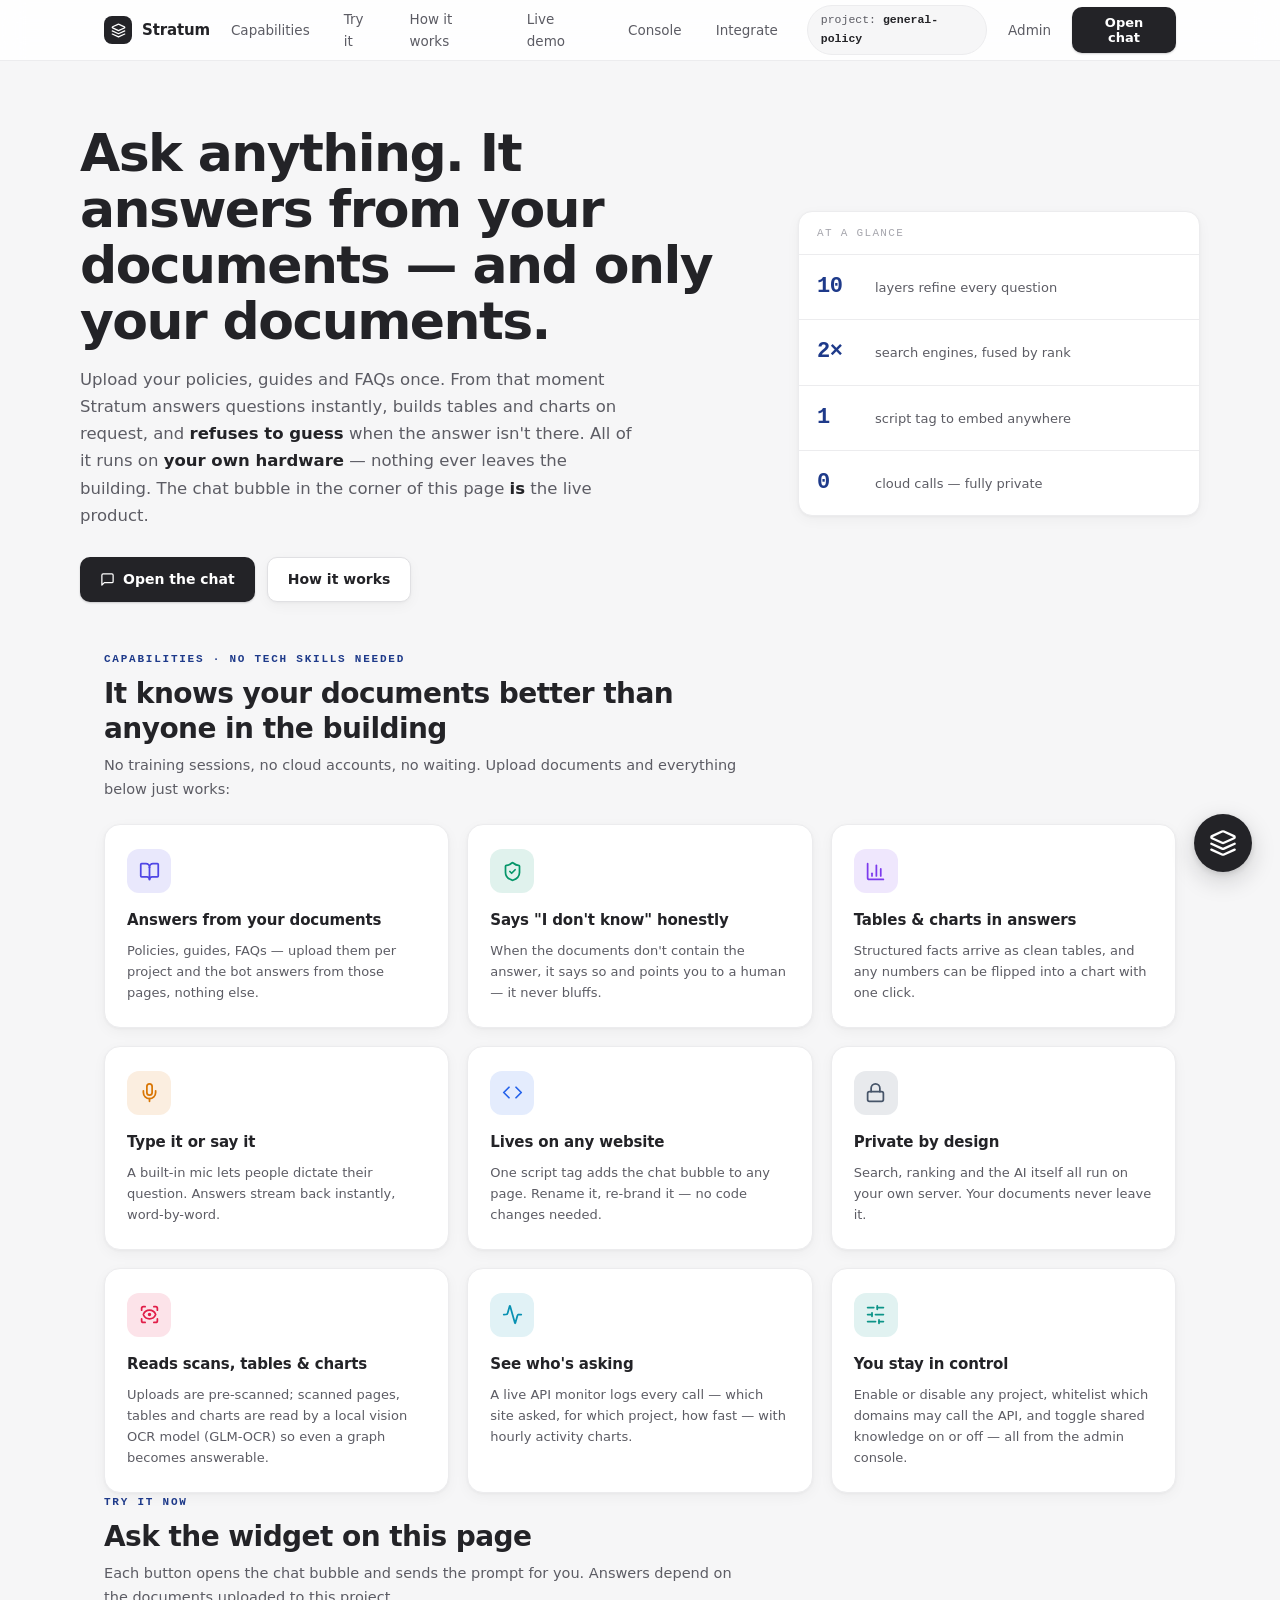
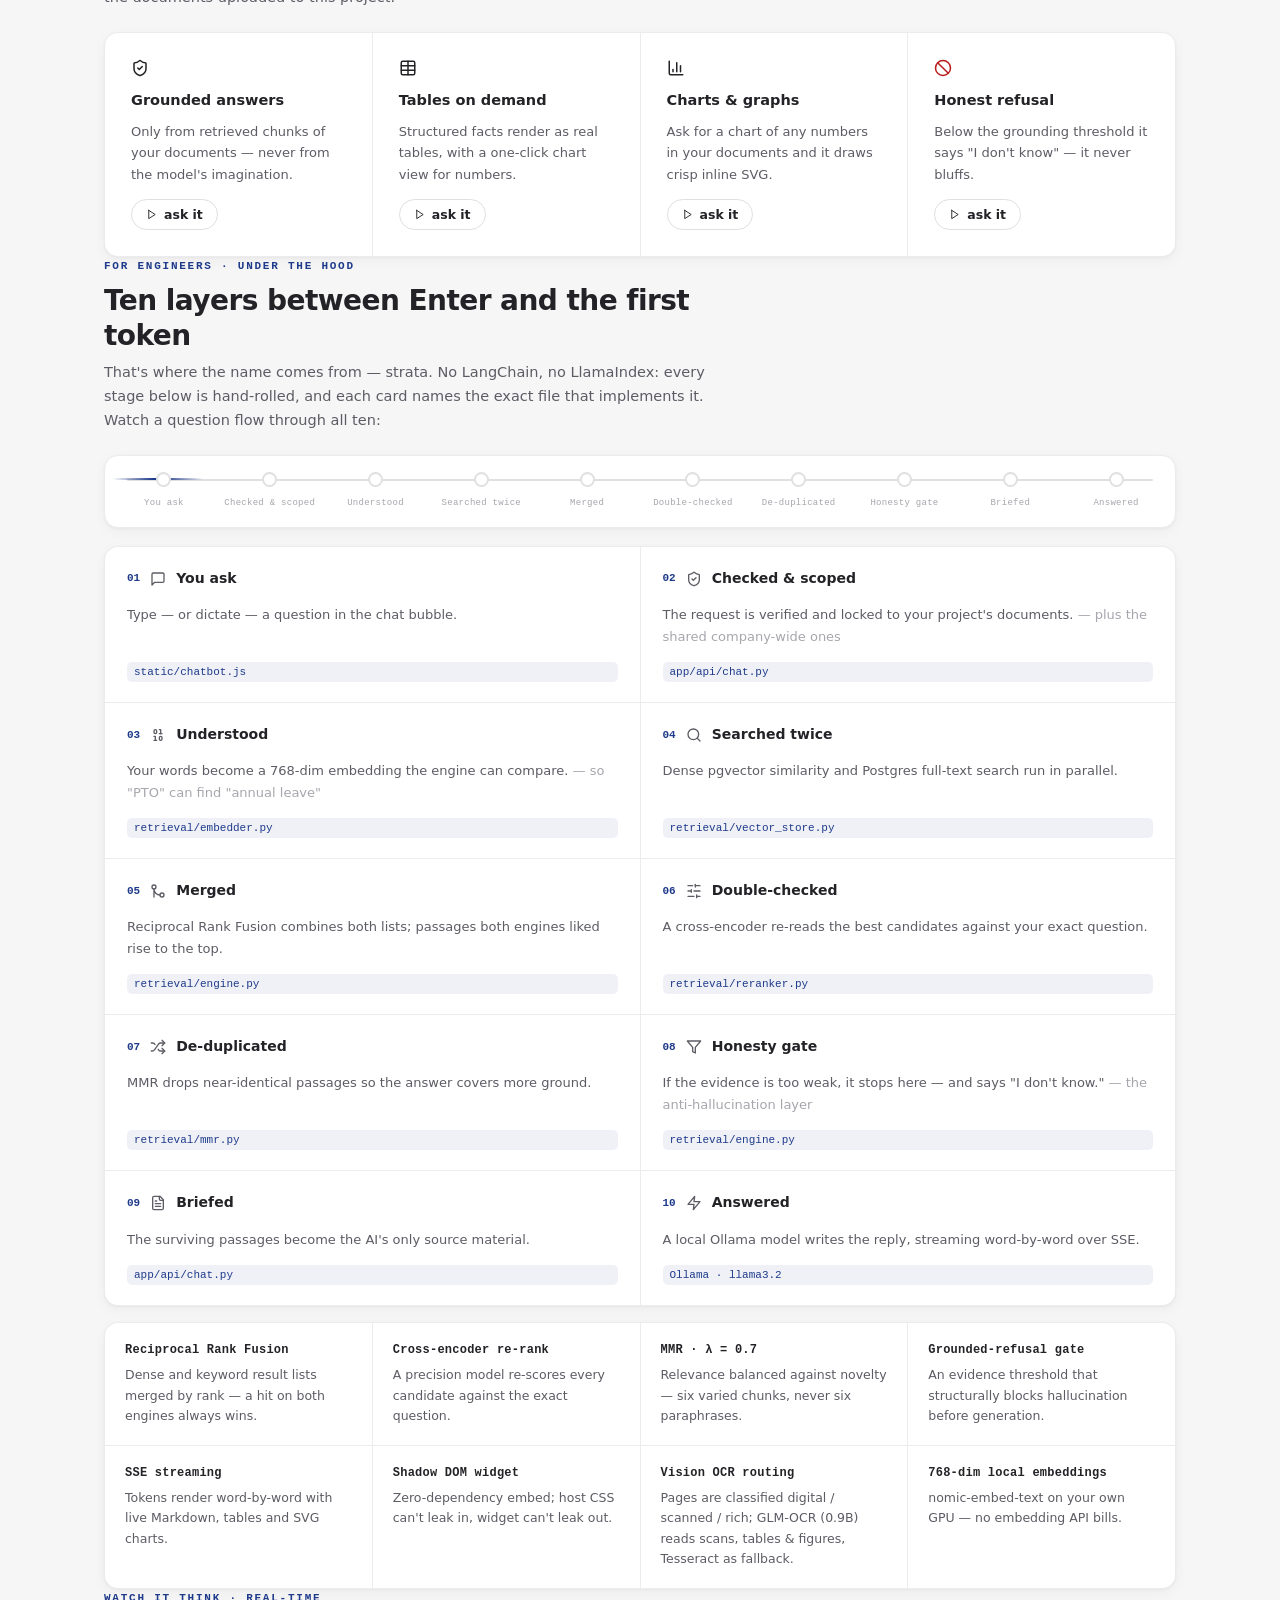
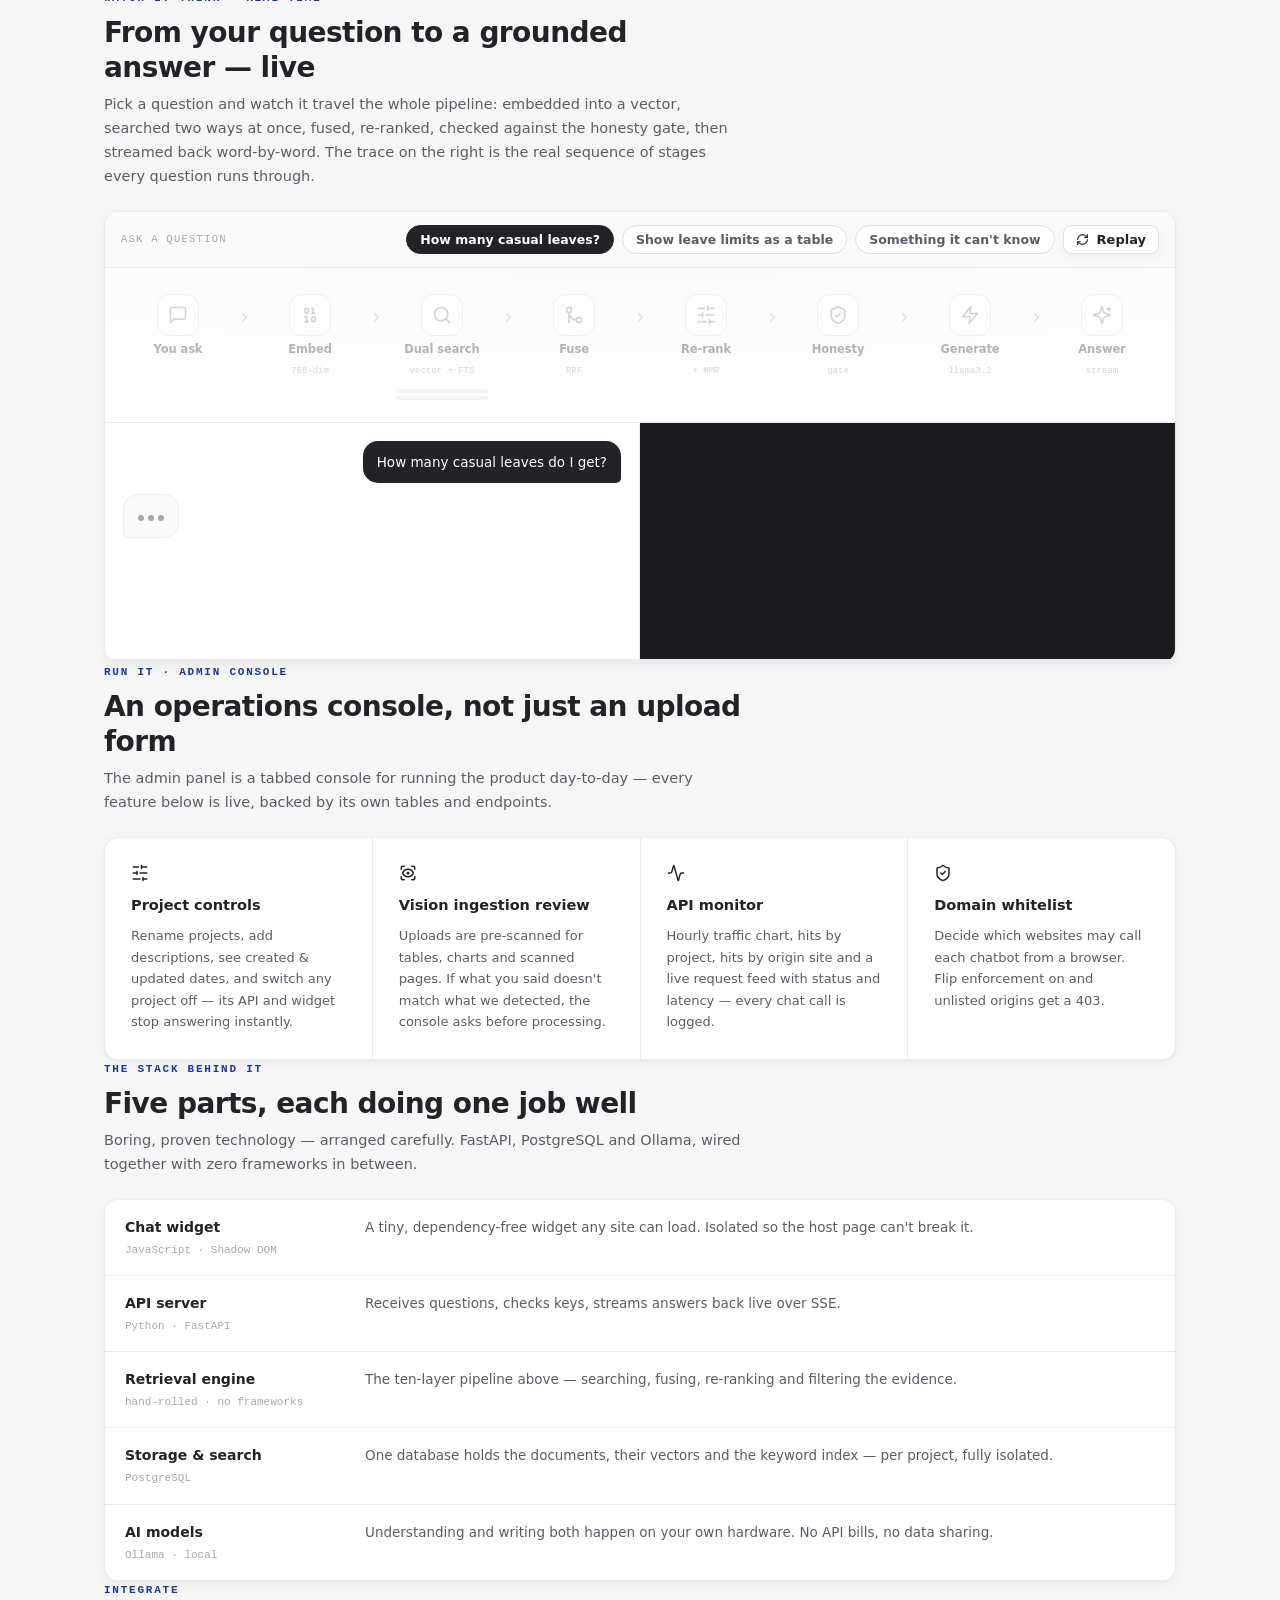
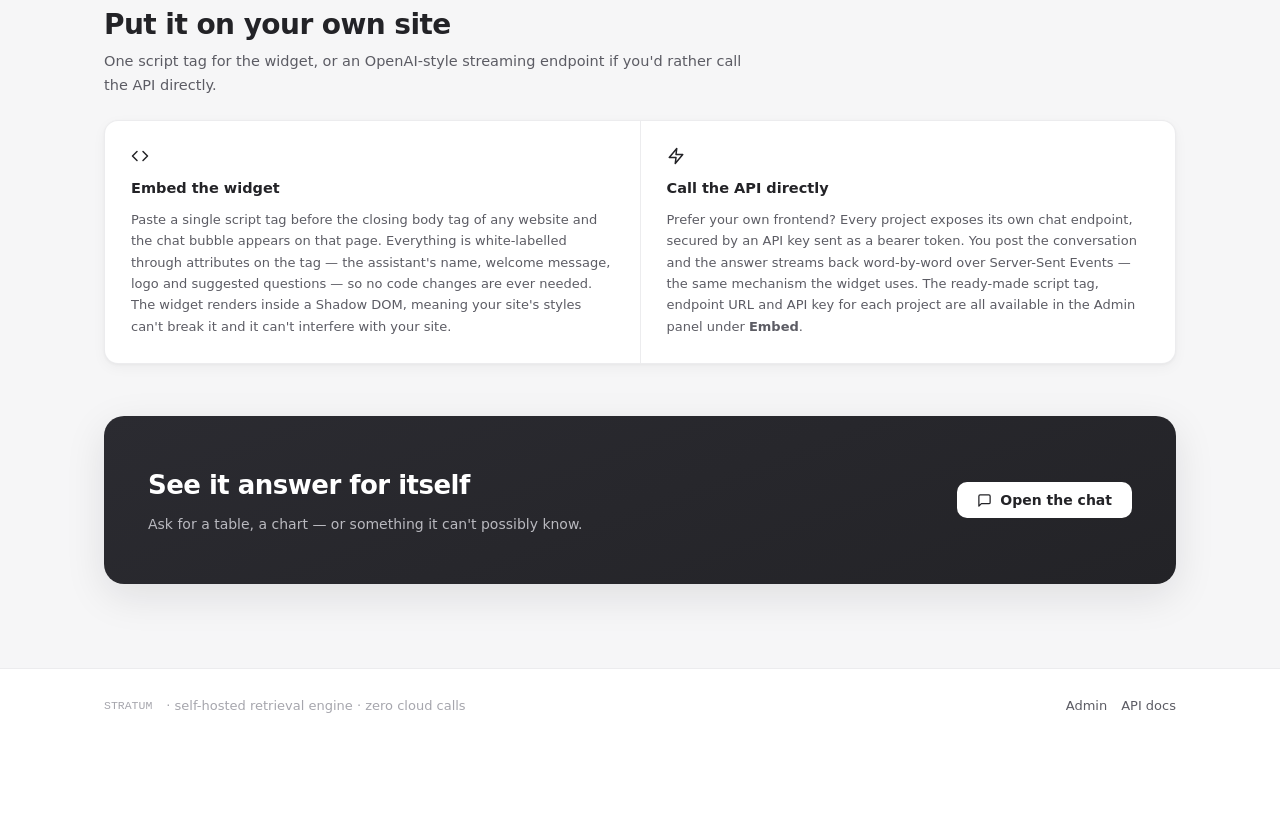
<file: static/index.html>
<!DOCTYPE html>
<html lang="en">

<head>
    <meta charset="UTF-8">
    <meta name="viewport" content="width=device-width, initial-scale=1.0">
    <title>Stratum — A Layered Hybrid-Retrieval Engine</title>
    <link rel="stylesheet" href="/static/theme.css">
    <style>
        /* page layout only — all tokens, buttons, nav, panels come from theme.css */
        html { scroll-behavior: smooth; }

        /* hero: text left, spec panel right */
        .hero { padding: 64px 0 48px; display: grid; grid-template-columns: minmax(0, 1.25fr) minmax(280px, .75fr); gap: 48px; align-items: center; }
        @media (max-width: 860px) { .hero { grid-template-columns: 1fr; gap: 32px; } }
        .eyebrow {
            display: inline-flex; align-items: center; gap: 10px;
            font-family: var(--mono); font-size: 11px; letter-spacing: .14em; text-transform: uppercase;
            color: var(--accent); margin-bottom: 20px;
        }
        .eyebrow::before { content: ""; width: 28px; height: 1px; background: var(--accent); }
        .hero h1 { font-size: clamp(32px, 4.5vw, 52px); margin: 0 0 16px; letter-spacing: -.03em; line-height: 1.08; font-weight: 650; }
        .hero .lede { color: var(--ink-2); font-size: 16.5px; margin: 0 0 28px; max-width: 560px; }
        .hero .lede strong { color: var(--ink); font-weight: 600; }
        .cta-row { display: flex; gap: 12px; flex-wrap: wrap; }

        .spec-head { padding: 12px 18px; border-bottom: 1px solid var(--line); font-family: var(--mono); font-size: 11px; letter-spacing: .12em; text-transform: uppercase; color: var(--ink-3); }
        .spec-row { display: flex; align-items: baseline; gap: 14px; padding: 14px 18px; border-bottom: 1px solid var(--line); }
        .spec-row:last-child { border-bottom: none; }
        .spec-row .v { font-family: var(--mono); font-size: 22px; font-weight: 700; letter-spacing: -.02em; min-width: 44px; color: var(--accent); }
        .spec-row .k { font-size: 13px; color: var(--ink-2); }

        /* Generous rhythm so each new category clearly starts on its own. */
        section { padding: 84px 0 36px; }
        .sec-head { position: relative; }

        /* reveal-on-scroll — sections fade up as they enter the viewport */
        .reveal { opacity: 0; transform: translateY(20px); transition: opacity .6s ease, transform .6s cubic-bezier(.22,.61,.36,1); }
        .reveal.in { opacity: 1; transform: none; }
        @media (prefers-reduced-motion: reduce) {
            html { scroll-behavior: auto; }
            .reveal { opacity: 1 !important; transform: none !important; }
            .pipeflow .pulse, .pipeflow .dot { animation: none !important; }
            .fnode.active .fic { animation: none !important; }
            .live-progress > i, .fnode .lane::after, .fnode .fic { transition: none !important; }
        }

        /* capability / try-it cells */
        .cols-2 { grid-template-columns: repeat(2, 1fr); }
        .cols-3 { grid-template-columns: repeat(3, 1fr); }
        .cols-4 { grid-template-columns: repeat(4, 1fr); }
        @media (max-width: 980px) { .cols-3, .cols-4 { grid-template-columns: repeat(2, 1fr); } }
        @media (max-width: 600px) { .cols-2, .cols-3, .cols-4 { grid-template-columns: 1fr; } }
        .cell { display: flex; flex-direction: column; gap: 8px; }
        .cell .ic { color: var(--ink); display: flex; margin-bottom: 4px; }
        .cell .ic.red { color: var(--danger); }
        .cell h3 { margin: 0; font-size: 14.5px; font-weight: 600; }
        .cell p { margin: 0; font-size: 13px; color: var(--ink-2); flex: 1; }
        .demo-try {
            display: inline-flex; align-items: center; gap: 7px; align-self: flex-start;
            font-size: 12.5px; font-weight: 550; color: var(--ink);
            background: transparent; border: 1px solid var(--line-2); border-radius: 999px;
            padding: 7px 14px; cursor: pointer; transition: background .18s, border-color .18s;
            text-align: left; margin-top: 6px;
        }
        .demo-try:hover { background: var(--surface-2); border-color: var(--ink-3); }

        /* ---- capabilities: elevated hover cards (the ONLY section with coloured icons) ---- */
        .cap-grid { display: grid; grid-template-columns: repeat(3, 1fr); gap: 18px; }
        @media (max-width: 980px) { .cap-grid { grid-template-columns: repeat(2, 1fr); } }
        @media (max-width: 600px) { .cap-grid { grid-template-columns: 1fr; } }
        .cap-card {
            position: relative; overflow: hidden;
            background: var(--surface); border: 1px solid var(--line); border-radius: 16px;
            padding: 24px 22px; box-shadow: var(--shadow);
            transition: transform .22s cubic-bezier(.22,.61,.36,1), box-shadow .22s ease, border-color .22s ease;
        }
        /* coloured hairline that lights up on hover, in the card's own accent */
        .cap-card::before {
            content: ""; position: absolute; top: 0; left: 0; right: 0; height: 3px;
            background: var(--cc); transform: scaleX(0); transform-origin: left; transition: transform .28s ease;
        }
        .cap-card:hover {
            transform: translateY(-5px);
            box-shadow: 0 14px 34px rgba(20,20,25,.12);
            border-color: color-mix(in srgb, var(--cc) 45%, var(--line));
        }
        .cap-card:hover::before { transform: scaleX(1); }
        .cap-ic {
            width: 44px; height: 44px; border-radius: 12px; display: flex; align-items: center; justify-content: center;
            color: var(--cc); background: color-mix(in srgb, var(--cc) 12%, transparent);
            margin-bottom: 15px; transition: transform .22s ease;
        }
        .cap-card:hover .cap-ic { transform: scale(1.08) rotate(-4deg); }
        .cap-card h3 { margin: 0 0 7px; font-size: 15px; font-weight: 650; letter-spacing: -.01em; }
        .cap-card p { margin: 0; font-size: 13px; color: var(--ink-2); line-height: 1.62; }

        /* ---- animated pipeline flow: the "alive" element above the layer cards ---- */
        .pipeflow {
            position: relative; display: flex; align-items: flex-start; gap: 4px;
            padding: 16px 8px 18px; margin-bottom: 18px; overflow: hidden;
            background: var(--surface); border: 1px solid var(--line); border-radius: var(--radius); box-shadow: var(--shadow);
        }
        .pipeflow .track { position: absolute; left: 22px; right: 22px; top: 23px; height: 2px; background: var(--line-2); border-radius: 2px; }
        .pipeflow .pulse {
            position: absolute; top: 23px; height: 2px; width: 90px; transform: translateY(-50%); border-radius: 2px;
            background: linear-gradient(90deg, transparent, var(--accent) 45%, var(--accent) 55%, transparent);
            animation: flowmove 3s linear infinite;
        }
        @keyframes flowmove { 0% { left: -90px; } 100% { left: 100%; } }
        .pnode { position: relative; z-index: 1; flex: 1 0 0; min-width: 0; display: flex; flex-direction: column; align-items: center; gap: 10px; }
        .pnode .dot {
            width: 15px; height: 15px; border-radius: 50%; box-sizing: border-box;
            background: var(--surface); border: 2px solid var(--line-2); animation: nodeflash 3s ease-in-out infinite;
        }
        .pnode .pl { font-family: var(--mono); font-size: 9px; letter-spacing: .03em; color: var(--ink-3); text-align: center; line-height: 1.35; padding: 0 2px; }
        @keyframes nodeflash {
            0%, 14%, 100% { background: var(--surface); border-color: var(--line-2); box-shadow: none; }
            5% { background: var(--accent); border-color: var(--accent); box-shadow: 0 0 0 5px var(--accent-tint); }
        }
        @media (max-width: 640px) { .pnode .pl { display: none; } .pipeflow { padding-bottom: 14px; } }

        /* ============ live "watch it think" demo ============ */
        .livedemo { background: var(--surface); border: 1px solid var(--line); border-radius: var(--radius); box-shadow: var(--shadow); overflow: hidden; }
        .live-top { display: flex; align-items: center; gap: 8px; flex-wrap: wrap; padding: 13px 16px; border-bottom: 1px solid var(--line); background: var(--surface-2); }
        .live-top .lt-label { font-family: var(--mono); font-size: 10.5px; letter-spacing: .12em; text-transform: uppercase; color: var(--ink-3); margin-right: auto; }
        .qchip { border: 1px solid var(--line-2); background: var(--surface); color: var(--ink-2); font-size: 12.5px; font-weight: 550; padding: 6px 13px; border-radius: 999px; cursor: pointer; transition: background .15s, border-color .15s, color .15s; }
        .qchip:hover { border-color: var(--ink-3); color: var(--ink); }
        .qchip.on { background: var(--ink); border-color: var(--ink); color: #fff; }
        .live-top .live-replay { padding: 6px 12px; }

        /* pipeline rail */
        .pipe { display: flex; flex-wrap: wrap; align-items: flex-start; justify-content: center; padding: 24px 16px 20px; border-bottom: 1px solid var(--line); background:
            radial-gradient(120% 120% at 50% -10%, var(--surface-2), var(--surface)); }
        .farrow { flex: 0 0 18px; display: flex; align-items: center; justify-content: center; color: var(--line-2); margin-top: 18px; transition: color .3s ease; }
        .farrow.lit { color: var(--accent); }
        .fnode { position: relative; flex: 1 1 92px; min-width: 84px; max-width: 130px; display: flex; flex-direction: column; align-items: center; text-align: center; gap: 7px; padding: 2px; opacity: .45; transition: opacity .3s ease; }
        .fnode .fic {
            width: 42px; height: 42px; border-radius: 12px; display: flex; align-items: center; justify-content: center;
            background: var(--surface); border: 1px solid var(--line-2); color: var(--ink-3);
            transition: background .3s ease, border-color .3s ease, color .3s ease, box-shadow .3s ease;
        }
        .fnode .flabel { font-size: 11.5px; font-weight: 650; color: var(--ink-2); line-height: 1.2; letter-spacing: -.01em; }
        .fnode .fsub { font-family: var(--mono); font-size: 9px; color: var(--ink-3); }
        .fnode.done { opacity: 1; }
        .fnode.done .fic { border-color: var(--accent); color: var(--accent); background: var(--accent-tint); }
        .fnode.active { opacity: 1; }
        .fnode.active .fic { border-color: var(--accent); color: #fff; background: var(--accent); animation: nodepulse 1.1s ease-in-out infinite; }
        .fnode.block { opacity: 1; }
        .fnode.block .fic { border-color: var(--danger); color: #fff; background: var(--danger); box-shadow: 0 0 0 5px var(--danger-tint); }
        .fnode.block .flabel { color: var(--danger); }
        @keyframes nodepulse { 0%, 100% { box-shadow: 0 0 0 4px var(--accent-tint); } 50% { box-shadow: 0 0 0 10px transparent; } }
        /* dual search lanes */
        .fnode .lanes { display: flex; flex-direction: column; gap: 3px; width: 84%; margin-top: 3px; }
        .fnode .lane { height: 4px; background: var(--line); border-radius: 3px; position: relative; overflow: hidden; }
        .fnode .lane::after { content: ""; position: absolute; inset: 0; width: 0; background: var(--accent); border-radius: 3px; }
        .fnode.search.active .lane::after { width: 100%; transition: width .7s ease; }
        .fnode.search.active .lane:nth-child(2)::after { transition-delay: .12s; }
        .fnode.search.done .lane::after { width: 100%; }

        /* body: conversation + trace terminal */
        .live-body { display: grid; grid-template-columns: 1fr 1fr; }
        @media (max-width: 820px) { .live-body { grid-template-columns: 1fr; } }
        .live-chat { padding: 18px; border-right: 1px solid var(--line); min-height: 236px; display: flex; flex-direction: column; gap: 11px; }
        @media (max-width: 820px) { .live-chat { border-right: none; border-bottom: 1px solid var(--line); } }
        .bub { max-width: 90%; padding: 11px 14px; border-radius: 15px; font-size: 13.5px; line-height: 1.5; }
        .bub.q { align-self: flex-end; background: var(--ink); color: #fff; border-bottom-right-radius: 5px; }
        .bub.a { align-self: flex-start; background: var(--surface-2); border: 1px solid var(--line); color: var(--ink); border-bottom-left-radius: 5px; }
        .bub.a strong { font-weight: 700; }
        .bub.a table { border-collapse: collapse; margin-top: 8px; font-size: 12.5px; width: 100%; }
        .bub.a th, .bub.a td { border: 1px solid var(--line-2); padding: 4px 10px; text-align: left; }
        .bub.a th { background: var(--surface); font-weight: 650; }
        .bub .caret { display: inline-block; width: 7px; height: 14px; background: var(--accent); margin-left: 1px; vertical-align: -2px; animation: blink 1s step-end infinite; }
        @keyframes blink { 50% { opacity: 0; } }
        .ansmeta { font-family: var(--mono); font-size: 10px; letter-spacing: .04em; color: var(--ink-3); margin-top: 9px; padding-top: 8px; border-top: 1px dashed var(--line-2); }
        .thinking { display: inline-flex; gap: 4px; align-items: center; padding: 2px 0; }
        .thinking i { width: 6px; height: 6px; border-radius: 50%; background: var(--ink-3); animation: tdot 1.2s infinite; }
        .thinking i:nth-child(2) { animation-delay: .18s; }
        .thinking i:nth-child(3) { animation-delay: .36s; }
        @keyframes tdot { 0%, 60%, 100% { transform: translateY(0); opacity: .35; } 30% { transform: translateY(-4px); opacity: 1; } }

        /* trace terminal */
        .trace { padding: 15px 17px; background: #1b1b1f; color: #d6d6db; font-family: var(--mono); font-size: 11.5px; line-height: 1.72; min-height: 236px; max-height: 300px; overflow-y: auto; }
        .trace .tl { white-space: pre-wrap; opacity: 0; animation: traceIn .22s ease forwards; }
        .trace .arrow { color: #7aa2ff; }
        .trace .h { color: #e7e7ec; }
        .trace .dim { color: #74747d; }
        .trace .tl.warn .h { color: #f2b06a; }
        .trace .tl.out { color: #8fe0b2; }
        @keyframes traceIn { from { opacity: 0; transform: translateY(2px); } to { opacity: 1; transform: none; } }

        .live-progress { height: 3px; background: var(--line); }
        .live-progress > i { display: block; height: 100%; width: 0; background: linear-gradient(90deg, var(--accent), var(--accent-hover)); transition: width .4s ease; }

        /* how it works: layer cards in a hairline grid */
        .lcell { padding: 20px 22px; transition: background .18s ease; }
        .lcell:hover { background: var(--surface-2); }
        .lcell .ltop { display: flex; align-items: center; gap: 10px; margin-bottom: 6px; }
        .lcell .num { font-family: var(--mono); font-size: 11px; font-weight: 600; color: var(--accent); }
        .lcell .lic { color: var(--ink-2); display: flex; }
        .lcell h3 { margin: 0; font-size: 14px; font-weight: 600; }
        .lcell p { margin: 0; font-size: 13px; color: var(--ink-2); }
        .lcell p .why { color: var(--ink-3); }
        .lcell .file { display: inline-block; font-family: var(--mono); font-size: 11px; color: var(--accent); background: var(--accent-tint); border-radius: 5px; padding: 1px 7px; margin-top: 7px; }

        /* engineering flex cells */
        .cell.eng { padding: 18px 20px; gap: 4px; }
        .cell.eng h4 { margin: 0; font-family: var(--mono); font-size: 12px; font-weight: 600; color: var(--ink); letter-spacing: .02em; }
        .cell.eng p { margin: 0; font-size: 12.5px; color: var(--ink-2); }

        /* tech stack rows */
        .srow { display: grid; grid-template-columns: 220px 1fr; gap: 20px; padding: 16px 20px; border-bottom: 1px solid var(--line); align-items: baseline; background: var(--surface); }
        .srow:last-child { border-bottom: none; }
        @media (max-width: 640px) { .srow { grid-template-columns: 1fr; gap: 4px; } }
        .srow .name { font-weight: 600; font-size: 14px; }
        .srow .name small { display: block; font-family: var(--mono); font-size: 11px; color: var(--ink-3); font-weight: 500; margin-top: 2px; }
        .srow .what { font-size: 13.5px; color: var(--ink-2); }

        /* closing CTA band — soft charcoal, generous rounding.
           Explicit max-width + auto margins so it stays centred (the bare
           `margin` shorthand used to zero out the .wrap auto-centering). */
        .cta-band { max-width: 1120px; margin: 52px auto 84px; padding: 0 24px; }
        .cta-inner {
            background: linear-gradient(160deg, #2B2B31, #232327); color: #fff; border-radius: 20px;
            padding: 48px 44px; display: flex; align-items: center; justify-content: space-between; gap: 24px; flex-wrap: wrap;
            box-shadow: var(--shadow-lg);
        }
        .cta-inner h2 { margin: 0 0 6px; font-size: clamp(20px, 3vw, 26px); letter-spacing: -.02em; font-weight: 650; }
        .cta-inner p { margin: 0; color: #B9B9BF; font-size: 14px; }
        .btn-inverse { background: #fff; color: var(--ink); }
        .btn-inverse:hover { background: #ECECEE; text-decoration: none; }
    </style>
</head>

<body>
    <nav class="nav">
        <div class="wrap nav-in">
            <a class="brand" href="/">
                <span class="brand-mark"><i class="lx" data-icon="layers" data-size="15"></i></span>
                Stratum
            </a>
            <a class="navlink" href="#what">Capabilities</a>
            <a class="navlink" href="#try">Try it</a>
            <a class="navlink" href="#how">How it works</a>
            <a class="navlink" href="#live">Live demo</a>
            <a class="navlink" href="#console">Console</a>
            <a class="navlink" href="#integrate">Integrate</a>
            <div class="spacer"></div>
            <span class="pill">project: <strong id="projectNameDisplay">…</strong></span>
            <a class="navlink" href="/admin">Admin</a>
            <button class="btn btn-primary" onclick="window.StratumOpen && window.StratumOpen()">Open chat</button>
        </div>
    </nav>

    <header class="hero wrap">
        <div>
            <h1>Ask anything. It answers from your documents — and only your documents.</h1>
            <p class="lede">
                Upload your policies, guides and FAQs once. From that moment Stratum answers questions
                instantly, builds tables and charts on request, and <strong>refuses to guess</strong> when the
                answer isn't there. All of it runs on <strong>your own hardware</strong> — nothing ever leaves
                the building. The chat bubble in the corner of this page <strong>is</strong> the live product.
            </p>
            <div class="cta-row">
                <button class="btn btn-primary" onclick="window.StratumOpen && window.StratumOpen()"><i class="lx" data-icon="message" data-size="15"></i> Open the chat</button>
                <a class="btn btn-ghost" href="#how">How it works</a>
            </div>
        </div>
        <aside class="panel-solid">
            <div class="spec-head">At a glance</div>
            <div class="spec-row"><span class="v">10</span><span class="k">layers refine every question</span></div>
            <div class="spec-row"><span class="v">2×</span><span class="k">search engines, fused by rank</span></div>
            <div class="spec-row"><span class="v">1</span><span class="k">script tag to embed anywhere</span></div>
            <div class="spec-row"><span class="v">0</span><span class="k">cloud calls — fully private</span></div>
        </aside>
    </header>

    <section class="wrap reveal" id="what">
        <div class="sec-head">
            <div class="sec-kicker">capabilities · no tech skills needed</div>
            <h2>It knows your documents better than anyone in the building</h2>
            <p>No training sessions, no cloud accounts, no waiting. Upload documents and everything below just works:</p>
        </div>
        <div class="cap-grid">
            <div class="cap-card" style="--cc:#4F46E5">
                <div class="cap-ic"><i class="lx" data-icon="book" data-size="21"></i></div>
                <h3>Answers from your documents</h3>
                <p>Policies, guides, FAQs — upload them per project and the bot answers from those pages, nothing else.</p>
            </div>
            <div class="cap-card" style="--cc:#059669">
                <div class="cap-ic"><i class="lx" data-icon="shield" data-size="21"></i></div>
                <h3>Says "I don't know" honestly</h3>
                <p>When the documents don't contain the answer, it says so and points you to a human — it never bluffs.</p>
            </div>
            <div class="cap-card" style="--cc:#7C3AED">
                <div class="cap-ic"><i class="lx" data-icon="chart" data-size="21"></i></div>
                <h3>Tables &amp; charts in answers</h3>
                <p>Structured facts arrive as clean tables, and any numbers can be flipped into a chart with one click.</p>
            </div>
            <div class="cap-card" style="--cc:#D97706">
                <div class="cap-ic"><i class="lx" data-icon="mic" data-size="21"></i></div>
                <h3>Type it or say it</h3>
                <p>A built-in mic lets people dictate their question. Answers stream back instantly, word-by-word.</p>
            </div>
            <div class="cap-card" style="--cc:#2563EB">
                <div class="cap-ic"><i class="lx" data-icon="code" data-size="21"></i></div>
                <h3>Lives on any website</h3>
                <p>One script tag adds the chat bubble to any page. Rename it, re-brand it — no code changes needed.</p>
            </div>
            <div class="cap-card" style="--cc:#475569">
                <div class="cap-ic"><i class="lx" data-icon="lock" data-size="21"></i></div>
                <h3>Private by design</h3>
                <p>Search, ranking and the AI itself all run on your own server. Your documents never leave it.</p>
            </div>
            <div class="cap-card" style="--cc:#E11D48">
                <div class="cap-ic"><i class="lx" data-icon="scan" data-size="21"></i></div>
                <h3>Reads scans, tables &amp; charts</h3>
                <p>Uploads are pre-scanned; scanned pages, tables and charts are read by a local vision OCR model (GLM-OCR) so even a graph becomes answerable.</p>
            </div>
            <div class="cap-card" style="--cc:#0891B2">
                <div class="cap-ic"><i class="lx" data-icon="activity" data-size="21"></i></div>
                <h3>See who's asking</h3>
                <p>A live API monitor logs every call — which site asked, for which project, how fast — with hourly activity charts.</p>
            </div>
            <div class="cap-card" style="--cc:#0D9488">
                <div class="cap-ic"><i class="lx" data-icon="sliders" data-size="21"></i></div>
                <h3>You stay in control</h3>
                <p>Enable or disable any project, whitelist which domains may call the API, and toggle shared knowledge on or off — all from the admin console.</p>
            </div>
        </div>
    </section>

    <section class="wrap reveal" id="try">
        <div class="sec-head">
            <div class="sec-kicker">try it now</div>
            <h2>Ask the widget on this page</h2>
            <p>Each button opens the chat bubble and sends the prompt for you. Answers depend on the documents uploaded to this project.</p>
        </div>
        <div class="panel">
            <div class="panel-grid cols-4">
                <div class="cell">
                    <div class="ic"><i class="lx" data-icon="shield" data-size="18"></i></div>
                    <h3>Grounded answers</h3>
                    <p>Only from retrieved chunks of your documents — never from the model's imagination.</p>
                    <button class="demo-try" data-ask="What topics can you answer questions about?"><i class="lx" data-icon="play" data-size="11"></i> ask it</button>
                </div>
                <div class="cell">
                    <div class="ic"><i class="lx" data-icon="table" data-size="18"></i></div>
                    <h3>Tables on demand</h3>
                    <p>Structured facts render as real tables, with a one-click chart view for numbers.</p>
                    <button class="demo-try" data-ask="Summarize the key rules as a compact table"><i class="lx" data-icon="play" data-size="11"></i> ask it</button>
                </div>
                <div class="cell">
                    <div class="ic"><i class="lx" data-icon="chart" data-size="18"></i></div>
                    <h3>Charts &amp; graphs</h3>
                    <p>Ask for a chart of any numbers in your documents and it draws crisp inline SVG.</p>
                    <button class="demo-try" data-ask="Show the main numeric limits from the documents as a bar chart"><i class="lx" data-icon="play" data-size="11"></i> ask it</button>
                </div>
                <div class="cell">
                    <div class="ic red"><i class="lx" data-icon="ban" data-size="18"></i></div>
                    <h3>Honest refusal</h3>
                    <p>Below the grounding threshold it says "I don't know" — it never bluffs.</p>
                    <button class="demo-try" data-ask="What is the office cat's name?"><i class="lx" data-icon="play" data-size="11"></i> ask it</button>
                </div>
            </div>
        </div>
    </section>

    <section class="wrap reveal" id="how">
        <div class="sec-head">
            <div class="sec-kicker">for engineers · under the hood</div>
            <h2>Ten layers between Enter and the first token</h2>
            <p>That's where the name comes from — strata. No LangChain, no LlamaIndex: every stage below is hand-rolled, and each card names the exact file that implements it. Watch a question flow through all ten:</p>
        </div>
        <!-- animated pipeline: a pulse sweeps left→right, each node flashes as it passes -->
        <div class="pipeflow" id="pipeflow" aria-hidden="true"></div>
        <div class="panel" style="margin-bottom: 16px">
            <div class="panel-grid cols-2" id="layerList"></div>
        </div>
        <div class="panel">
            <div class="panel-grid cols-4">
                <div class="cell eng"><h4>Reciprocal Rank Fusion</h4><p>Dense and keyword result lists merged by rank — a hit on both engines always wins.</p></div>
                <div class="cell eng"><h4>Cross-encoder re-rank</h4><p>A precision model re-scores every candidate against the exact question.</p></div>
                <div class="cell eng"><h4>MMR · λ = 0.7</h4><p>Relevance balanced against novelty — six varied chunks, never six paraphrases.</p></div>
                <div class="cell eng"><h4>Grounded-refusal gate</h4><p>An evidence threshold that structurally blocks hallucination before generation.</p></div>
                <div class="cell eng"><h4>SSE streaming</h4><p>Tokens render word-by-word with live Markdown, tables and SVG charts.</p></div>
                <div class="cell eng"><h4>Shadow DOM widget</h4><p>Zero-dependency embed; host CSS can't leak in, widget can't leak out.</p></div>
                <div class="cell eng"><h4>Vision OCR routing</h4><p>Pages are classified digital / scanned / rich; GLM-OCR (0.9B) reads scans, tables &amp; figures, Tesseract as fallback.</p></div>
                <div class="cell eng"><h4>768-dim local embeddings</h4><p>nomic-embed-text on your own GPU — no embedding API bills.</p></div>
            </div>
        </div>
    </section>

    <section class="wrap reveal" id="live">
        <div class="sec-head">
            <div class="sec-kicker">watch it think · real-time</div>
            <h2>From your question to a grounded answer — live</h2>
            <p>Pick a question and watch it travel the whole pipeline: embedded into a vector, searched two ways at once, fused, re-ranked, checked against the honesty gate, then streamed back word-by-word. The trace on the right is the real sequence of stages every question runs through.</p>
        </div>
        <div class="livedemo">
            <div class="live-top">
                <span class="lt-label">ask a question</span>
                <button class="qchip on" data-sc="0">How many casual leaves?</button>
                <button class="qchip" data-sc="1">Show leave limits as a table</button>
                <button class="qchip" data-sc="2">Something it can't know</button>
                <button class="btn btn-ghost btn-sm live-replay" id="liveReplay"><i class="lx" data-icon="refresh" data-size="13"></i> Replay</button>
            </div>
            <div class="pipe" id="pipe" aria-hidden="true"></div>
            <div class="live-body">
                <div class="live-chat" id="liveChat"></div>
                <div class="trace" id="liveTrace"></div>
            </div>
            <div class="live-progress"><i id="liveBar"></i></div>
        </div>
    </section>

    <section class="wrap reveal" id="console">
        <div class="sec-head">
            <div class="sec-kicker">run it · admin console</div>
            <h2>An operations console, not just an upload form</h2>
            <p>The admin panel is a tabbed console for running the product day-to-day — every feature below is live, backed by its own tables and endpoints.</p>
        </div>
        <div class="panel">
            <div class="panel-grid cols-4">
                <div class="cell">
                    <div class="ic"><i class="lx" data-icon="sliders" data-size="18"></i></div>
                    <h3>Project controls</h3>
                    <p>Rename projects, add descriptions, see created &amp; updated dates, and switch any project off — its API and widget stop answering instantly.</p>
                </div>
                <div class="cell">
                    <div class="ic"><i class="lx" data-icon="scan" data-size="18"></i></div>
                    <h3>Vision ingestion review</h3>
                    <p>Uploads are pre-scanned for tables, charts and scanned pages. If what you said doesn't match what we detected, the console asks before processing.</p>
                </div>
                <div class="cell">
                    <div class="ic"><i class="lx" data-icon="activity" data-size="18"></i></div>
                    <h3>API monitor</h3>
                    <p>Hourly traffic chart, hits by project, hits by origin site and a live request feed with status and latency — every chat call is logged.</p>
                </div>
                <div class="cell">
                    <div class="ic"><i class="lx" data-icon="shield" data-size="18"></i></div>
                    <h3>Domain whitelist</h3>
                    <p>Decide which websites may call each chatbot from a browser. Flip enforcement on and unlisted origins get a 403.</p>
                </div>
            </div>
        </div>
    </section>

    <section class="wrap reveal" id="stack">
        <div class="sec-head">
            <div class="sec-kicker">the stack behind it</div>
            <h2>Five parts, each doing one job well</h2>
            <p>Boring, proven technology — arranged carefully. FastAPI, PostgreSQL and Ollama, wired together with zero frameworks in between.</p>
        </div>
        <div class="panel-solid">
            <div class="srow">
                <div class="name">Chat widget <small>JavaScript · Shadow DOM</small></div>
                <div class="what">A tiny, dependency-free widget any site can load. Isolated so the host page can't break it.</div>
            </div>
            <div class="srow">
                <div class="name">API server <small>Python · FastAPI</small></div>
                <div class="what">Receives questions, checks keys, streams answers back live over SSE.</div>
            </div>
            <div class="srow">
                <div class="name">Retrieval engine <small>hand-rolled · no frameworks</small></div>
                <div class="what">The ten-layer pipeline above — searching, fusing, re-ranking and filtering the evidence.</div>
            </div>
            <div class="srow">
                <div class="name">Storage &amp; search <small>PostgreSQL</small></div>
                <div class="what">One database holds the documents, their vectors and the keyword index — per project, fully isolated.</div>
            </div>
            <div class="srow">
                <div class="name">AI models <small>Ollama · local</small></div>
                <div class="what">Understanding and writing both happen on your own hardware. No API bills, no data sharing.</div>
            </div>
        </div>
    </section>

    <section class="wrap reveal" id="integrate">
        <div class="sec-head">
            <div class="sec-kicker">integrate</div>
            <h2>Put it on your own site</h2>
            <p>One script tag for the widget, or an OpenAI-style streaming endpoint if you'd rather call the API directly.</p>
        </div>
        <div class="panel">
            <div class="panel-grid cols-2">
                <div class="cell">
                    <div class="ic"><i class="lx" data-icon="code" data-size="18"></i></div>
                    <h3>Embed the widget</h3>
                    <p>Paste a single script tag before the closing body tag of any website and the chat bubble appears on that page. Everything is white-labelled through attributes on the tag — the assistant's name, welcome message, logo and suggested questions — so no code changes are ever needed. The widget renders inside a Shadow DOM, meaning your site's styles can't break it and it can't interfere with your site.</p>
                </div>
                <div class="cell">
                    <div class="ic"><i class="lx" data-icon="zap" data-size="18"></i></div>
                    <h3>Call the API directly</h3>
                    <p>Prefer your own frontend? Every project exposes its own chat endpoint, secured by an API key sent as a bearer token. You post the conversation and the answer streams back word-by-word over Server-Sent Events — the same mechanism the widget uses. The ready-made script tag, endpoint URL and API key for each project are all available in the Admin panel under <strong>Embed</strong>.</p>
                </div>
            </div>
        </div>
    </section>

    <section class="cta-band wrap reveal">
        <div class="cta-inner">
            <div>
                <h2>See it answer for itself</h2>
                <p>Ask for a table, a chart — or something it can't possibly know.</p>
            </div>
            <div class="cta-row">
                <button class="btn btn-inverse" onclick="window.StratumOpen && window.StratumOpen()"><i class="lx" data-icon="message" data-size="15"></i> Open the chat</button>
            </div>
        </div>
    </section>

    <footer>
        <div class="wrap foot-in">
            <span class="mono">STRATUM</span>
            <span>· self-hosted retrieval engine · zero cloud calls</span>
            <span class="spacer"></span>
            <a href="/admin">Admin</a>
            <a href="/docs">API docs</a>
        </div>
    </footer>

    <script>
        // ---------------- inline Lucide icons (ISC) ----------------
        const ICONS = {
            layers: '<path d="m12.83 2.18a2 2 0 0 0-1.66 0L2.6 6.08a1 1 0 0 0 0 1.83l8.58 3.91a2 2 0 0 0 1.66 0l8.58-3.9a1 1 0 0 0 0-1.83Z"/><path d="m22 17.65-9.17 4.16a2 2 0 0 1-1.66 0L2 17.65"/><path d="m22 12.65-9.17 4.16a2 2 0 0 1-1.66 0L2 12.65"/>',
            message: '<path d="M21 15a2 2 0 0 1-2 2H7l-4 4V5a2 2 0 0 1 2-2h14a2 2 0 0 1 2 2z"/>',
            shield: '<path d="M20 13c0 5-3.5 7.5-7.66 8.95a1 1 0 0 1-.67-.01C7.5 20.5 4 18 4 13V6a1 1 0 0 1 1-1c2 0 4.5-1.2 6.24-2.72a1 1 0 0 1 1.52 0C14.5 3.8 17 5 19 5a1 1 0 0 1 1 1z"/><path d="m9 12 2 2 4-4"/>',
            search: '<circle cx="11" cy="11" r="8"/><path d="m21 21-4.3-4.3"/>',
            merge: '<circle cx="18" cy="18" r="3"/><circle cx="6" cy="6" r="3"/><path d="M6 21V9a9 9 0 0 0 9 9"/>',
            shuffle: '<path d="M2 18h1.4c1.3 0 2.5-.6 3.3-1.7l6.1-8.6c.8-1.1 2-1.7 3.3-1.7H22"/><path d="m18 2 4 4-4 4"/><path d="M2 6h1.9c1.5 0 2.9.9 3.6 2.2"/><path d="M22 18h-5.9c-1.3 0-2.6-.7-3.3-1.8l-.5-.8"/><path d="m18 14 4 4-4 4"/>',
            sliders: '<line x1="21" x2="14" y1="4" y2="4"/><line x1="10" x2="3" y1="4" y2="4"/><line x1="21" x2="12" y1="12" y2="12"/><line x1="8" x2="3" y1="12" y2="12"/><line x1="21" x2="16" y1="20" y2="20"/><line x1="12" x2="3" y1="20" y2="20"/><line x1="14" x2="14" y1="2" y2="6"/><line x1="8" x2="8" y1="10" y2="14"/><line x1="16" x2="16" y1="18" y2="22"/>',
            file: '<path d="M15 2H6a2 2 0 0 0-2 2v16a2 2 0 0 0 2 2h12a2 2 0 0 0 2-2V7Z"/><path d="M14 2v4a2 2 0 0 0 2 2h4"/><path d="M10 9H8"/><path d="M16 13H8"/><path d="M16 17H8"/>',
            zap: '<polygon points="13 2 3 14 12 14 11 22 21 10 12 10 13 2"/>',
            binary: '<rect x="14" y="14" width="4" height="6" rx="2"/><rect x="6" y="4" width="4" height="6" rx="2"/><path d="M6 20h4"/><path d="M14 10h4"/><path d="M6 14h2v6"/><path d="M14 4h2v6"/>',
            lock: '<rect width="18" height="11" x="3" y="11" rx="2" ry="2"/><path d="M7 11V7a5 5 0 0 1 10 0v4"/>',
            code: '<polyline points="16 18 22 12 16 6"/><polyline points="8 6 2 12 8 18"/>',
            book: '<path d="M12 7v14"/><path d="M3 18a1 1 0 0 1-1-1V4a1 1 0 0 1 1-1h5a4 4 0 0 1 4 4 4 4 0 0 1 4-4h5a1 1 0 0 1 1 1v13a1 1 0 0 1-1 1h-6a3 3 0 0 0-3 3 3 3 0 0 0-3-3z"/>',
            mic: '<path d="M12 2a3 3 0 0 0-3 3v7a3 3 0 0 0 6 0V5a3 3 0 0 0-3-3Z"/><path d="M19 10v2a7 7 0 0 1-14 0v-2"/><line x1="12" x2="12" y1="19" y2="22"/>',
            chart: '<path d="M3 3v16a2 2 0 0 0 2 2h16"/><path d="M18 17V9"/><path d="M13 17V5"/><path d="M8 17v-3"/>',
            filter: '<polygon points="22 3 2 3 10 12.46 10 19 14 21 14 12.46 22 3"/>',
            table: '<path d="M12 3v18"/><rect width="18" height="18" x="3" y="3" rx="2"/><path d="M3 9h18"/><path d="M3 15h18"/>',
            ban: '<circle cx="12" cy="12" r="10"/><path d="m4.9 4.9 14.2 14.2"/>',
            play: '<polygon points="6 3 20 12 6 21 6 3"/>',
            scan: '<path d="M3 7V5a2 2 0 0 1 2-2h2"/><path d="M17 3h2a2 2 0 0 1 2 2v2"/><path d="M21 17v2a2 2 0 0 1-2 2h-2"/><path d="M7 21H5a2 2 0 0 1-2-2v-2"/><circle cx="12" cy="12" r="1"/><path d="M18.944 12.33a1 1 0 0 0 0-.66 7.5 7.5 0 0 0-13.888 0 1 1 0 0 0 0 .66 7.5 7.5 0 0 0 13.888 0"/>',
            activity: '<path d="M22 12h-2.48a2 2 0 0 0-1.93 1.46l-2.35 8.36a.25.25 0 0 1-.48 0L9.24 2.18a.25.25 0 0 0-.48 0l-2.35 8.36A2 2 0 0 1 4.49 12H2"/>',
            arrow: '<path d="m9 18 6-6-6-6"/>',
            refresh: '<path d="M3 12a9 9 0 0 1 9-9 9.75 9.75 0 0 1 6.74 2.74L21 8"/><path d="M21 3v5h-5"/><path d="M21 12a9 9 0 0 1-9 9 9.75 9.75 0 0 1-6.74-2.74L3 16"/><path d="M8 16H3v5"/>',
            sparkles: '<path d="M9.937 15.5A2 2 0 0 0 8.5 14.063l-6.135-1.582a.5.5 0 0 1 0-.962L8.5 9.936A2 2 0 0 0 9.937 8.5l1.582-6.135a.5.5 0 0 1 .962 0L14.063 8.5A2 2 0 0 0 15.5 9.937l6.135 1.581a.5.5 0 0 1 0 .964L15.5 14.063a2 2 0 0 0-1.437 1.437l-1.582 6.135a.5.5 0 0 1-.962 0z"/><path d="M20 3v4"/><path d="M22 5h-4"/>',
        };
        function lx(name, size) {
            return `<svg xmlns="http://www.w3.org/2000/svg" width="${size}" height="${size}" viewBox="0 0 24 24" fill="none" stroke="currentColor" stroke-width="2" stroke-linecap="round" stroke-linejoin="round" aria-hidden="true">${ICONS[name] || ''}</svg>`;
        }
        document.querySelectorAll('.lx').forEach(el => {
            el.outerHTML = lx(el.dataset.icon, parseInt(el.dataset.size || '16', 10));
        });

        // ------- the ten layers: plain language + implementation file -------
        const LAYERS = [
            ['message', 'You ask',            'Type — or dictate — a question in the chat bubble.', '', 'static/chatbot.js'],
            ['shield',  'Checked & scoped',   'The request is verified and locked to your project\'s documents.', 'plus the shared company-wide ones', 'app/api/chat.py'],
            ['binary',  'Understood',         'Your words become a 768-dim embedding the engine can compare.', 'so "PTO" can find "annual leave"', 'retrieval/embedder.py'],
            ['search',  'Searched twice',     'Dense pgvector similarity and Postgres full-text search run in parallel.', '', 'retrieval/vector_store.py'],
            ['merge',   'Merged',             'Reciprocal Rank Fusion combines both lists; passages both engines liked rise to the top.', '', 'retrieval/engine.py'],
            ['sliders', 'Double-checked',     'A cross-encoder re-reads the best candidates against your exact question.', '', 'retrieval/reranker.py'],
            ['shuffle', 'De-duplicated',      'MMR drops near-identical passages so the answer covers more ground.', '', 'retrieval/mmr.py'],
            ['filter',  'Honesty gate',       'If the evidence is too weak, it stops here — and says "I don\'t know."', 'the anti-hallucination layer', 'retrieval/engine.py'],
            ['file',    'Briefed',            'The surviving passages become the AI\'s only source material.', '', 'app/api/chat.py'],
            ['zap',     'Answered',           'A local Ollama model writes the reply, streaming word-by-word over SSE.', '', 'Ollama · llama3.2'],
        ];
        document.getElementById('layerList').innerHTML = LAYERS.map((L, i) => `
            <div class="cell lcell">
                <div class="ltop">
                    <span class="num">${String(i + 1).padStart(2, '0')}</span>
                    <span class="lic">${lx(L[0], 16)}</span>
                    <h3>${L[1]}</h3>
                </div>
                <p>${L[2]}${L[3] ? ` <span class="why">— ${L[3]}</span>` : ''}</p>
                <span class="file">${L[4]}</span>
            </div>`).join('');

        // ------- animated pipeline flow: nodes flash in sequence as the pulse passes -------
        (function buildPipeflow() {
            const el = document.getElementById('pipeflow');
            if (!el) return;
            const n = LAYERS.length;
            const period = 3; // seconds — matches the .pulse sweep
            el.innerHTML =
                '<div class="track"></div><div class="pulse"></div>' +
                LAYERS.map((L, i) =>
                    `<div class="pnode">
                        <div class="dot" style="animation-delay:${(i / (n - 1) * period).toFixed(2)}s"></div>
                        <div class="pl">${L[1]}</div>
                    </div>`).join('');
        })();

        // ------- reveal sections as they scroll into view -------
        (function reveal() {
            const els = document.querySelectorAll('.reveal');
            const reduce = window.matchMedia && window.matchMedia('(prefers-reduced-motion: reduce)').matches;
            if (reduce || !('IntersectionObserver' in window)) {
                els.forEach(e => e.classList.add('in'));
                return;
            }
            const io = new IntersectionObserver((entries) => {
                entries.forEach(e => { if (e.isIntersecting) { e.target.classList.add('in'); io.unobserve(e.target); } });
            }, { threshold: 0.1, rootMargin: '0px 0px -8% 0px' });
            els.forEach(e => io.observe(e));
        })();

        // ============ live "watch it think" demo engine ============
        (function liveDemo() {
            const pipeEl = document.getElementById('pipe');
            const chatEl = document.getElementById('liveChat');
            const traceEl = document.getElementById('liveTrace');
            const barEl = document.getElementById('liveBar');
            const replayBtn = document.getElementById('liveReplay');
            if (!pipeEl) return;

            // Visible pipeline nodes (faithful to app/api/chat.py + retrieval/engine.py)
            const NODES = [
                { id: 'ask',    ic: 'message',  label: 'You ask' },
                { id: 'embed',  ic: 'binary',   label: 'Embed',    sub: '768-dim' },
                { id: 'search', ic: 'search',   label: 'Dual search', sub: 'vector + FTS', dual: true },
                { id: 'fuse',   ic: 'merge',    label: 'Fuse',     sub: 'RRF' },
                { id: 'refine', ic: 'sliders',  label: 'Re-rank',  sub: '+ MMR' },
                { id: 'gate',   ic: 'shield',   label: 'Honesty',  sub: 'gate' },
                { id: 'gen',    ic: 'zap',      label: 'Generate', sub: 'llama3.2' },
                { id: 'answer', ic: 'sparkles', label: 'Answer',   sub: 'stream' },
            ];

            // The timeline. Each step lights a node and prints a trace line.
            const FLOW = [
                { node: 'ask',    ms: 480, log: () => ['query received ', '· project = general-policy'] },
                { node: 'ask',    ms: 430, log: () => ['greeting check ', '… not small-talk — continue'] },
                { node: 'embed',  ms: 640, log: () => ['embed query ', '→ 768-dim vector  [0.021, −0.44, 0.17, …]'] },
                { node: 'search', ms: 860, log: () => ['dual search ', '· pgvector 20  +  FTS 20 candidates'] },
                { node: 'fuse',   ms: 540, log: s => ['RRF fuse ', `… ${s.fused} unique candidates`] },
                { node: 'refine', ms: 620, log: s => ['cross-encoder re-rank ', `… top score ${s.topScore}`] },
                { node: 'refine', ms: 480, log: () => ['MMR diversify ', '(λ = 0.7) … drop near-duplicates'] },
                { node: 'gate',   ms: 640, log: s => s.refuse
                    ? ['grounded-refusal gate ', '… BLOCK — evidence below threshold', 'block']
                    : ['grounded-refusal gate ', `… PASS · ${s.chunks} chunks kept`] },
                { node: 'gen',    ms: 700, log: s => s.refuse
                    ? ['no usable context ', '· returning an honest refusal']
                    : ['prompt assembled ', '· streaming from llama3.2 …'] },
            ];

            const SCENARIOS = [
                {
                    q: 'How many casual leaves do I get?',
                    refuse: false, fused: 34, topScore: '8.4', chunks: 6,
                    a: [{ t: 'text', v: 'You get **12 casual leaves** per year. They reset every January and can be taken in half-day units — just apply through your manager in the HR portal.' }],
                },
                {
                    q: 'Show the leave limits as a table',
                    refuse: false, fused: 28, topScore: '7.9', chunks: 5,
                    a: [
                        { t: 'text', v: 'Here are the annual limits:' },
                        { t: 'md', v: '| Leave type | Days |\n|---|---|\n| Casual | 12 |\n| Sick | 10 |\n| Earned | 15 |' },
                    ],
                },
                {
                    q: "What is the office cat's name?",
                    refuse: true, fused: 12, topScore: '−10.6', chunks: 0,
                    a: [{ t: 'text', v: "I don't have information on that. Please raise your query at support@example.com and the team will help you." }],
                },
            ];

            // ---- build the rail ----
            let railHtml = '';
            NODES.forEach((n, i) => {
                if (i > 0) railHtml += `<div class="farrow" data-ar="${i - 1}">${lx('arrow', 15)}</div>`;
                const lanes = n.dual ? '<div class="lanes"><div class="lane"></div><div class="lane"></div></div>' : '';
                railHtml += `<div class="fnode ${n.id}" data-node="${n.id}">
                    <div class="fic">${lx(n.ic, 20)}</div>
                    <div class="flabel">${n.label}</div>
                    ${n.sub ? `<div class="fsub">${n.sub}</div>` : ''}${lanes}
                </div>`;
            });
            pipeEl.innerHTML = railHtml;
            const nodeEl = id => pipeEl.querySelector(`[data-node="${id}"]`);
            const arrowEls = [...pipeEl.querySelectorAll('[data-ar]')];
            const nodeIndex = id => NODES.findIndex(n => n.id === id);

            // ---- helpers ----
            const sleep = ms => new Promise(r => setTimeout(r, ms));
            const esc = s => String(s).replace(/[&<>"]/g, c => ({ '&': '&amp;', '<': '&lt;', '>': '&gt;', '"': '&quot;' }[c]));
            let token = 0, activeIdx = 0, started = false, auto = true;
            const reduce = window.matchMedia && window.matchMedia('(prefers-reduced-motion: reduce)').matches;

            function resetRail() {
                NODES.forEach(n => { nodeEl(n.id).className = 'fnode ' + n.id; });
                arrowEls.forEach(a => a.classList.remove('lit'));
            }
            function advanceTo(id, active) {
                const idx = nodeIndex(id);
                NODES.forEach((n, i) => {
                    const el = nodeEl(n.id);
                    if (el.classList.contains('block')) return; // keep a blocked gate red
                    el.classList.toggle('active', i === idx && active);
                    el.classList.toggle('done', i < idx || (i === idx && !active));
                });
                arrowEls.forEach((a, i) => a.classList.toggle('lit', i < idx));
            }
            function blockNode(id) {
                const el = nodeEl(id);
                el.classList.remove('active');
                el.classList.add('done', 'block');
            }
            function mkBub(kind) { const d = document.createElement('div'); d.className = 'bub ' + kind; chatEl.appendChild(d); return d; }
            function trace(head, tail, flag) {
                const d = document.createElement('div');
                d.className = 'tl' + (flag === 'block' ? ' warn' : '');
                d.innerHTML = `<span class="arrow">▸</span> <span class="h">${esc(head)}</span><span class="dim">${esc(tail || '')}</span>`;
                traceEl.appendChild(d); traceEl.scrollTop = traceEl.scrollHeight;
            }
            function traceOut(t) {
                const d = document.createElement('div'); d.className = 'tl out';
                d.innerHTML = `◂ ${esc(t)}`;
                traceEl.appendChild(d); traceEl.scrollTop = traceEl.scrollHeight;
            }

            // minimal markdown: bold + pipe tables + line breaks (input is trusted, escaped anyway)
            function mdLite(raw) {
                const bold = s => s.replace(/\*\*(.+?)\*\*/g, '<strong>$1</strong>');
                const lines = raw.split('\n');
                let html = '', i = 0;
                while (i < lines.length) {
                    if (/^\s*\|/.test(lines[i]) && i + 1 < lines.length && /^\s*\|?[\s:|-]*-[\s:|-]*$/.test(lines[i + 1])) {
                        const tbl = [];
                        while (i < lines.length && /^\s*\|/.test(lines[i])) { tbl.push(lines[i]); i++; }
                        const cells = l => l.trim().replace(/^\||\|$/g, '').split('|').map(c => c.trim());
                        const head = cells(tbl[0]), rows = tbl.slice(2).map(cells);
                        html += '<table><thead><tr>' + head.map(h => `<th>${bold(esc(h))}</th>`).join('') + '</tr></thead><tbody>'
                            + rows.map(r => '<tr>' + r.map(c => `<td>${bold(esc(c))}</td>`).join('') + '</tr>').join('') + '</tbody></table>';
                    } else {
                        if (lines[i].trim()) html += bold(esc(lines[i]));
                        if (i < lines.length - 1 && lines[i].trim() && !/^\s*\|/.test(lines[i + 1] || '')) html += '<br>';
                        i++;
                    }
                }
                return html;
            }

            async function typeInto(el, text, tok) {
                for (let i = 0; i < text.length; i++) {
                    if (tok !== token) return;
                    el.textContent = text.slice(0, i + 1);
                    await sleep(24);
                }
            }
            async function streamAnswer(el, segs, tok) {
                let raw = '';
                const render = caret => { el.innerHTML = mdLite(raw) + (caret ? '<span class="caret"></span>' : ''); };
                if (reduce) { el.innerHTML = mdLite(segs.map(s => s.v).join('\n')); return; }
                for (const seg of segs) {
                    if (tok !== token) return;
                    if (seg.t === 'md') { raw += (raw ? '\n' : '') + seg.v; render(true); await sleep(reduce ? 0 : 260); }
                    else {
                        const words = seg.v.split(' ');
                        for (let w = 0; w < words.length; w++) {
                            if (tok !== token) return;
                            raw += (raw && !raw.endsWith('\n') ? ' ' : '') + words[w];
                            render(true);
                            await sleep(reduce ? 0 : 40);
                        }
                    }
                }
                render(false);
            }

            async function run(idx) {
                const tok = ++token;
                activeIdx = idx;
                document.querySelectorAll('.qchip').forEach((c, k) => c.classList.toggle('on', k === idx));
                const s = SCENARIOS[idx];
                resetRail(); traceEl.innerHTML = ''; chatEl.innerHTML = ''; barEl.style.width = '0%';

                const q = mkBub('q');
                if (reduce) q.textContent = s.q; else { await typeInto(q, s.q, tok); if (tok !== token) return; }

                const think = mkBub('a'); think.innerHTML = '<span class="thinking"><i></i><i></i><i></i></span>';
                if (!reduce) { await sleep(340); if (tok !== token) return; }

                const total = FLOW.length + 1;
                for (let k = 0; k < FLOW.length; k++) {
                    if (tok !== token) return;
                    const st = FLOW[k];
                    const [head, tail, flag] = st.log(s);
                    if (flag === 'block') { advanceTo(st.node, true); } else { advanceTo(st.node, true); }
                    trace(head, tail, flag);
                    barEl.style.width = ((k + 1) / total * 100) + '%';
                    if (!reduce) { await sleep(st.ms); if (tok !== token) return; }
                    if (flag === 'block') blockNode(st.node); else advanceTo(st.node, false);
                }

                advanceTo('answer', true);
                if (think.parentNode) think.parentNode.removeChild(think);
                const a = mkBub('a');
                await streamAnswer(a, s.a, tok); if (tok !== token) return;
                nodeEl('answer').classList.remove('active'); nodeEl('answer').classList.add('done');
                barEl.style.width = '100%';

                const meta = document.createElement('div'); meta.className = 'ansmeta';
                meta.textContent = s.refuse ? 'refused · no grounded evidence · zero hallucination' : `grounded · ${s.chunks} sources · streamed from llama3.2`;
                a.appendChild(meta);
                traceOut(s.refuse ? 'honest refusal returned' : 'answer streamed to the widget');

                if (!reduce && auto) {
                    await sleep(2800); if (tok !== token) return;
                    run((idx + 1) % SCENARIOS.length);
                }
            }

            document.querySelectorAll('.qchip').forEach((c, k) => c.addEventListener('click', () => { auto = true; run(k); }));
            if (replayBtn) replayBtn.addEventListener('click', () => run(activeIdx));

            // Optional deep-link: /?sc=2 starts on a specific scenario (handy for demos).
            const scParam = parseInt(new URLSearchParams(location.search).get('sc'), 10);
            const startIdx = (scParam >= 0 && scParam < SCENARIOS.length) ? scParam : 0;

            if (reduce) {
                run(startIdx); // render a completed state, no motion
            } else if ('IntersectionObserver' in window) {
                const io = new IntersectionObserver(es => {
                    es.forEach(e => { if (e.isIntersecting && !started) { started = true; run(startIdx); } });
                }, { threshold: 0.3 });
                io.observe(document.getElementById('live'));
            } else {
                run(startIdx);
            }
        })();

        // ---------------- "ask it" buttons -> widget ----------------
        document.querySelectorAll('.demo-try').forEach(btn => {
            btn.addEventListener('click', () => {
                const q = btn.dataset.ask;
                if (window.StratumAsk) window.StratumAsk(q);
                else if (window.StratumOpen) window.StratumOpen();
            });
        });

        // ---------------- load the live widget on this page ----------------
        // /?slug=<project> demos a specific project (used by the admin "Test"
        // button); default is the shared general-policy knowledge base.
        const slug = new URLSearchParams(window.location.search).get('slug') || 'general-policy';
        document.getElementById('projectNameDisplay').textContent = slug;

        const script = document.createElement('script');
        script.src = '/static/chatbot.js';
        script.setAttribute('data-project-slug', slug);
        document.body.appendChild(script);
    </script>
</body>

</html>
</file>
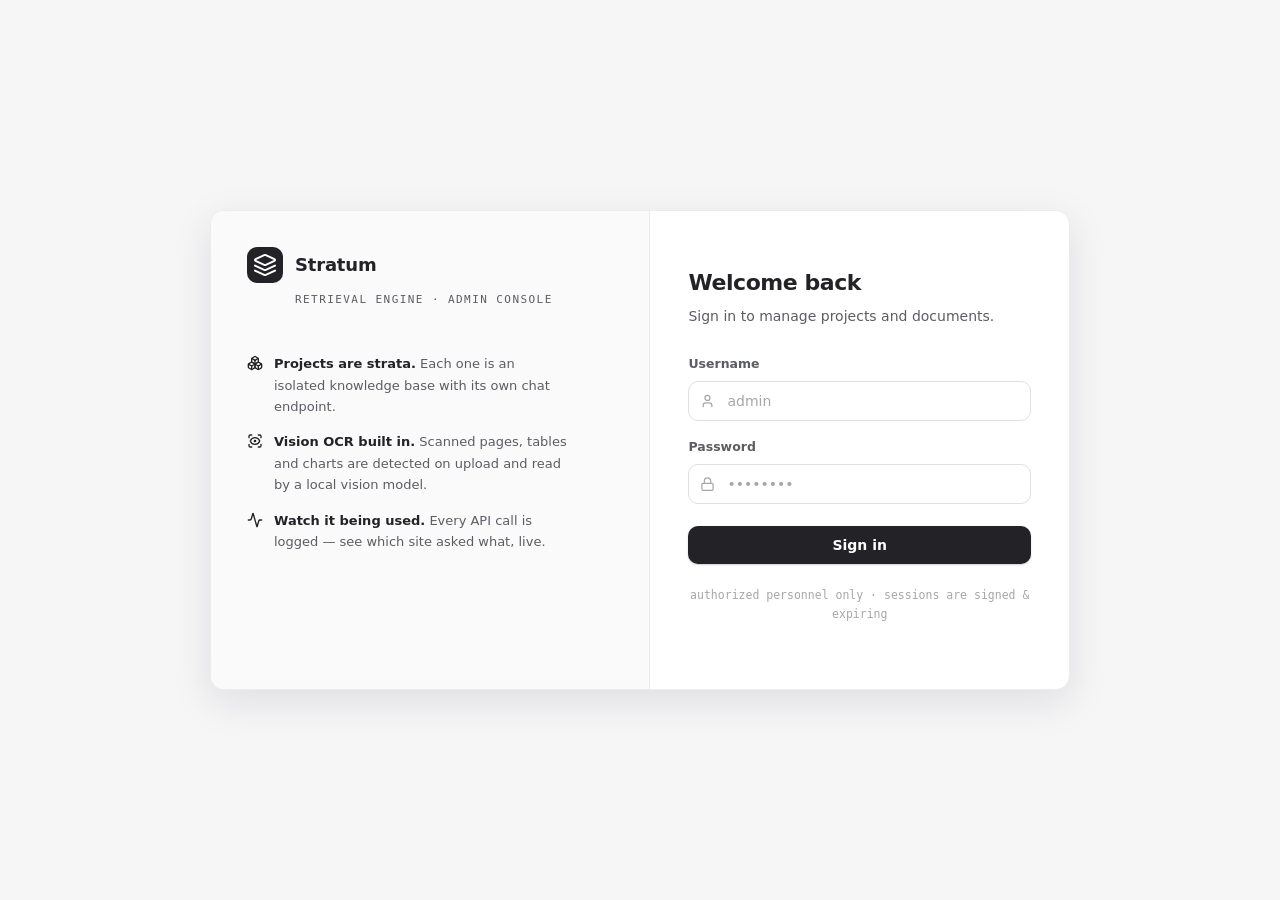
<file: static/admin.html>
<!DOCTYPE html>
<html lang="en">
<head>
    <meta charset="UTF-8">
    <meta name="viewport" content="width=device-width, initial-scale=1.0">
    <title>Stratum — Admin</title>
    <link rel="stylesheet" href="/static/theme.css">
    <style>
        /* Admin-specific layout only — tokens, buttons, nav, fields, code
           blocks all come from /static/theme.css. The aliases below map the
           admin markup's older variable names onto the shared tokens. */
        :root {
            --card: var(--surface);
            --card-2: var(--surface-2);
            --muted: var(--ink-2);
            --faint: var(--ink-3);
            --brand: var(--ink);
            --brand-2: var(--ink-2);
            --brand-tint: var(--surface-2);
            --brand-line: var(--line-2);
            --success: var(--ink);
            /* chart data marks only — validated for contrast/lightness on the
               light surface; all chart text stays in ink tokens */
            --chart-bar: #3E63DD;
            --chart-bar-hover: #2B4EA2;
        }
        html, body { height: 100%; }

        /* ---------- Login ---------- */
        #loginView {
            min-height: 100vh; display: flex; align-items: center; justify-content: center; padding: 24px;
        }
        .login-card {
            width: 100%; max-width: 860px; min-height: 480px;
            background: var(--surface); border: 1px solid var(--line);
            border-radius: var(--radius); box-shadow: var(--shadow-lg); overflow: hidden;
            display: grid; grid-template-columns: 1.05fr 1fr;
        }
        @media (max-width: 760px) { .login-card { grid-template-columns: 1fr; } .login-side { display: none; } }

        .login-side {
            position: relative; padding: 36px; display: flex; flex-direction: column;
            background: var(--surface-2);
            border-right: 1px solid var(--line); overflow: hidden;
        }
        .login-brand { display: flex; align-items: center; gap: 12px; font-size: 18px; font-weight: 700; letter-spacing: -.01em; }
        .login-brand .bm {
            width: 36px; height: 36px; border-radius: 10px; background: var(--ink);
            display: flex; align-items: center; justify-content: center; color: #fff;
        }
        .login-side .tag { font-family: var(--mono); font-size: 11px; letter-spacing: .13em; text-transform: uppercase; color: var(--ink-2); margin: 8px 0 0 48px; }
        .login-side .facts { margin-top: 44px; display: flex; flex-direction: column; gap: 14px; }
        .login-side .fact { display: flex; gap: 11px; align-items: flex-start; font-size: 13px; color: var(--ink-2); max-width: 320px; }
        .login-side .fact svg { flex: none; color: var(--ink); margin-top: 2px; }
        .login-side .fact strong { color: var(--ink); font-weight: 600; }

        .login-form-side { padding: 40px 38px; display: flex; flex-direction: column; justify-content: center; }
        .login-form-side h1 { font-size: 22px; margin: 0 0 4px; letter-spacing: -.02em; }
        .login-form-side .sub { color: var(--ink-2); font-size: 14px; margin: 0 0 26px; }
        .field .in-wrap { position: relative; }
        .field .in-wrap svg { position: absolute; left: 12px; top: 50%; transform: translateY(-50%); color: var(--ink-3); pointer-events: none; }
        .field .in-wrap input { padding-left: 38px; }
        #loginBtn { width: 100%; justify-content: center; margin-top: 6px; padding: 11px; }
        .login-error {
            background: var(--danger-tint); color: var(--danger); border: 1px solid rgba(185, 28, 28, .3);
            padding: 10px 12px; border-radius: 6px; font-size: 13px; margin-bottom: 16px;
        }
        .login-hint { text-align: center; color: var(--ink-3); font-size: 11.5px; margin-top: 22px; font-family: var(--mono); }

        /* ---------- App shell (same bar as the home page) ---------- */
        .topbar {
            display: flex; align-items: center; gap: 8px;
            padding: 0 24px; height: 56px; background: var(--surface);
            border-bottom: 1px solid var(--line); position: sticky; top: 0; z-index: 20;
        }
        .topbar .logo {
            width: 28px; height: 28px; border-radius: 8px; background: var(--ink);
            display: flex; align-items: center; justify-content: center; color: #fff;
        }
        .topbar .title { font-weight: 700; font-size: 15px; letter-spacing: -.01em; }
        .topbar .title small { display: block; font-weight: 500; color: var(--ink-3); font-size: 10px; font-family: var(--mono); letter-spacing: .08em; text-transform: uppercase; }
        .topbar a.tblink { color: var(--ink-2); font-size: 13.5px; font-weight: 500; text-decoration: none; padding: 7px 11px; border-radius: 5px; }
        .topbar a.tblink:hover { color: var(--ink); background: var(--bg); }
        .user-chip {
            display: flex; align-items: center; gap: 9px; padding: 4px 12px 4px 5px;
            border: 1px solid var(--line); border-radius: 999px; font-size: 13px; font-weight: 500; background: var(--surface);
        }
        .avatar {
            width: 26px; height: 26px; border-radius: 50%; background: var(--ink);
            color: #fff; display: flex; align-items: center; justify-content: center;
            font-size: 12px; font-weight: 700;
        }

        /* ---------- Sidebar + tab shell ---------- */
        .shell { display: flex; min-height: calc(100vh - 56px); }
        .sidenav {
            width: 212px; flex: none; border-right: 1px solid var(--line); background: var(--surface);
            padding: 18px 12px; position: sticky; top: 56px; height: calc(100vh - 56px);
            display: flex; flex-direction: column;
        }
        .snav-label { font-family: var(--mono); font-size: 10px; letter-spacing: .14em; text-transform: uppercase; color: var(--ink-3); padding: 0 12px 8px; }
        .snav-item {
            display: flex; align-items: center; gap: 10px; width: 100%;
            padding: 9px 12px; border-radius: 8px; background: transparent;
            color: var(--ink-2); font-size: 13.5px; font-weight: 550; margin-bottom: 2px; text-align: left;
        }
        .snav-item svg { flex: none; }
        .snav-item:hover { background: var(--bg); color: var(--ink); }
        .snav-item.active { background: var(--ink); color: #fff; }
        .snav-foot { margin-top: auto; padding: 10px 12px; font-family: var(--mono); font-size: 10.5px; color: var(--ink-3); line-height: 1.7; }
        main.content { flex: 1; min-width: 0; padding: 30px 32px 72px; max-width: 1080px; }
        @media (max-width: 860px) {
            .shell { flex-direction: column; }
            .sidenav { width: 100%; height: auto; position: static; flex-direction: row; overflow-x: auto; padding: 10px 12px; gap: 4px; border-bottom: 1px solid var(--line); }
            .snav-label, .snav-foot { display: none; }
            .snav-item { width: auto; white-space: nowrap; }
            main.content { padding: 22px 18px 60px; }
        }
        .tabpane { display: none; }
        .tabpane.active { display: block; }

        .page-head { display: flex; align-items: flex-end; justify-content: space-between; gap: 16px; margin-bottom: 18px; flex-wrap: wrap; }
        .page-head h2 { margin: 0; font-size: 20px; letter-spacing: -.02em; }
        .page-head p { margin: 4px 0 0; color: var(--ink-2); font-size: 14px; }

        /* ---------- Project list (table-style rows in one panel) ---------- */
        .grid {
            display: flex; flex-direction: column;
            background: var(--surface); border: 1px solid var(--line);
            border-radius: var(--radius); overflow: hidden; box-shadow: var(--shadow);
        }
        .project-card {
            display: grid; grid-template-columns: minmax(0, 1fr) auto auto;
            gap: 10px 24px; align-items: center;
            padding: 14px 18px; background: var(--surface);
            border-bottom: 1px solid var(--line);
        }
        .project-card:last-child { border-bottom: none; }
        .project-card:hover { background: var(--surface-2); }
        @media (max-width: 760px) {
            .project-card { grid-template-columns: 1fr; }
            .pc-actions { justify-content: flex-start; flex-wrap: wrap; }
        }
        .project-card.off h3, .project-card.off .slug, .project-card.off .pc-desc { opacity: .55; }
        .project-card .pc-top { display: flex; align-items: center; gap: 12px; min-width: 0; }
        .project-icon {
            width: 36px; height: 36px; border-radius: 6px; background: var(--surface-2); border: 1px solid var(--line);
            color: var(--ink); display: flex; align-items: center; justify-content: center; flex: none;
        }
        .project-card h3 { margin: 0; font-size: 14.5px; color: var(--ink); }
        .project-card .slug { color: var(--ink-3); font-size: 12px; font-family: var(--mono); }
        .project-card .pc-desc { color: var(--ink-2); font-size: 12.5px; margin-top: 2px; max-width: 480px; overflow: hidden; text-overflow: ellipsis; white-space: nowrap; }
        .badge {
            display: inline-block; font-size: 10.5px; font-weight: 600; padding: 2px 8px; border-radius: 4px;
            background: var(--surface-2); border: 1px solid var(--line); color: var(--ink-2); letter-spacing: .03em;
            vertical-align: middle;
        }
        .badge.global { background: var(--accent); border-color: var(--accent); color: #fff; }
        .badge.off { background: var(--danger-tint); border-color: rgba(185, 28, 28, .3); color: var(--danger); }
        .pc-meta { color: var(--ink-2); font-size: 12.5px; display: flex; flex-direction: column; gap: 3px; white-space: nowrap; }
        .pc-meta span { display: flex; align-items: center; gap: 7px; }
        .pc-meta svg { color: var(--ink-3); }
        .pc-actions { display: flex; gap: 8px; }

        .empty {
            text-align: center; padding: 52px 20px; color: var(--ink-2);
            border: 1.5px dashed var(--line-2); border-radius: var(--radius); background: var(--surface);
        }
        .empty .big { display: flex; justify-content: center; margin-bottom: 12px; color: var(--ink-3); }

        /* ---------- Stat tiles / monitor ---------- */
        .tiles { display: grid; grid-template-columns: repeat(4, 1fr); gap: 1px; background: var(--line); border: 1px solid var(--line); border-radius: var(--radius); overflow: hidden; box-shadow: var(--shadow); margin-bottom: 16px; }
        @media (max-width: 760px) { .tiles { grid-template-columns: repeat(2, 1fr); } }
        .tile { background: var(--surface); padding: 16px 18px; }
        .tile .tv { font-family: var(--mono); font-size: 25px; font-weight: 700; letter-spacing: -.02em; color: var(--ink); }
        .tile .tk { font-family: var(--mono); font-size: 10.5px; letter-spacing: .1em; text-transform: uppercase; color: var(--ink-3); margin-top: 2px; }

        .mon-panel { background: var(--surface); border: 1px solid var(--line); border-radius: var(--radius); box-shadow: var(--shadow); margin-bottom: 16px; overflow: hidden; }
        .mon-head { display: flex; align-items: center; gap: 10px; padding: 13px 18px; border-bottom: 1px solid var(--line); }
        .mon-head h3 { margin: 0; font-size: 13.5px; font-weight: 600; }
        .mon-head .sub { color: var(--ink-3); font-size: 11.5px; font-family: var(--mono); }
        .mon-body { padding: 16px 18px; }
        .mon-cols { display: grid; grid-template-columns: 1fr 1fr; gap: 16px; }
        @media (max-width: 860px) { .mon-cols { grid-template-columns: 1fr; } }

        .chart-wrap { overflow-x: auto; }
        .chart-bar { fill: var(--chart-bar); }
        .chart-bar:hover { fill: var(--chart-bar-hover); }
        .chart-stub { fill: var(--line-2); }
        .chart-txt { fill: var(--ink-3); font-family: var(--mono); font-size: 9px; }
        .chart-peak { fill: var(--ink-2); font-family: var(--mono); font-size: 9px; }

        table.tbl { width: 100%; border-collapse: collapse; font-size: 13px; }
        table.tbl th {
            text-align: left; font-family: var(--mono); font-size: 10px; letter-spacing: .1em;
            text-transform: uppercase; color: var(--ink-3); font-weight: 600; padding: 7px 10px; border-bottom: 1px solid var(--line);
        }
        table.tbl td { padding: 8px 10px; border-bottom: 1px solid var(--line); color: var(--ink); }
        table.tbl tr:last-child td { border-bottom: none; }
        table.tbl td.num, table.tbl th.num { text-align: right; font-family: var(--mono); font-size: 12.5px; }
        table.tbl td.mut { color: var(--ink-2); }
        table.tbl td.mono { font-family: var(--mono); font-size: 12px; }
        .st { font-family: var(--mono); font-size: 11px; font-weight: 600; padding: 1px 7px; border-radius: 4px; border: 1px solid var(--line); background: var(--surface-2); color: var(--ink-2); }
        .st.ok { background: var(--accent); border-color: var(--accent); color: #fff; }
        .st.err { background: var(--danger-tint); border-color: rgba(185, 28, 28, .3); color: var(--danger); }

        /* ---------- Toggle switch ---------- */
        .switch { position: relative; width: 40px; height: 22px; flex: none; display: inline-block; }
        .switch input { display: none; }
        .switch .track { position: absolute; inset: 0; background: var(--line-2); border-radius: 999px; transition: background .18s; cursor: pointer; }
        .switch .track::after {
            content: ""; position: absolute; top: 3px; left: 3px; width: 16px; height: 16px; border-radius: 50%;
            background: #fff; box-shadow: 0 1px 3px rgba(0, 0, 0, .25); transition: left .18s;
        }
        .switch input:checked + .track { background: var(--accent); }
        .switch input:checked + .track::after { left: 21px; }
        .switch.sm { width: 34px; height: 19px; }
        .switch.sm .track::after { width: 13px; height: 13px; }
        .switch.sm input:checked + .track::after { left: 18px; }

        .setting-row { display: flex; align-items: flex-start; gap: 16px; padding: 16px 18px; border-bottom: 1px solid var(--line); background: var(--surface); }
        .setting-row:last-child { border-bottom: none; }
        .setting-row .sr-txt { flex: 1; min-width: 0; }
        .setting-row h4 { margin: 0 0 3px; font-size: 14px; }
        .setting-row p { margin: 0; font-size: 12.5px; color: var(--ink-2); }
        .kv { display: grid; grid-template-columns: 190px 1fr; gap: 8px 16px; font-size: 13px; padding: 16px 18px; }
        .kv .k { color: var(--ink-3); font-family: var(--mono); font-size: 11.5px; letter-spacing: .04em; padding-top: 2px; }
        .kv .v { color: var(--ink); font-family: var(--mono); font-size: 12.5px; word-break: break-all; }
        @media (max-width: 640px) { .kv { grid-template-columns: 1fr; gap: 2px 0; } .kv .v { margin-bottom: 8px; } }

        /* ---------- Modal ---------- */
        .overlay {
            position: fixed; inset: 0; background: rgba(24, 24, 27, .4);
            display: flex; align-items: center; justify-content: center; padding: 20px; z-index: 40;
        }
        .modal {
            background: var(--surface); border: 1px solid var(--line); border-radius: var(--radius); width: 100%; max-width: 560px;
            box-shadow: var(--shadow-lg); max-height: 90vh; display: flex; flex-direction: column; overflow: hidden;
        }
        .modal.wide { max-width: 680px; }
        .modal-head { padding: 18px 22px; border-bottom: 1px solid var(--line); display: flex; align-items: center; justify-content: space-between; }
        .modal-head h3 { margin: 0; font-size: 16px; color: var(--ink); }
        .modal-head .sub { color: var(--ink-2); font-size: 13px; margin-top: 2px; }
        .modal-body { padding: 22px; overflow-y: auto; }
        .modal-foot { padding: 14px 22px; border-top: 1px solid var(--line); background: var(--surface-2); display: flex; gap: 10px; justify-content: flex-end; align-items: center; }
        .icon-btn { background: transparent; color: var(--ink-2); font-size: 20px; width: 32px; height: 32px; border-radius: 5px; display: flex; align-items: center; justify-content: center; }
        .icon-btn:hover { background: var(--bg); color: var(--ink); }
        .field textarea {
            width: 100%; padding: 11px 14px; border: 1px solid var(--line-2); border-radius: 10px;
            font-size: 14px; background: var(--surface); color: var(--ink); font-family: var(--font);
            resize: vertical; min-height: 72px; transition: border .18s, box-shadow .18s;
        }
        .field textarea:focus { outline: none; border-color: var(--ink-2); box-shadow: 0 0 0 4px rgba(35, 35, 39, .06); }
        .field select {
            width: 100%; padding: 11px 14px; border: 1px solid var(--line-2); border-radius: 10px;
            font-size: 14px; background: var(--surface); color: var(--ink); font-family: var(--font);
        }
        .meta-grid { display: grid; grid-template-columns: 1fr 1fr; gap: 10px; margin-bottom: 16px; }
        .meta-box { background: var(--surface-2); border: 1px solid var(--line); border-radius: 8px; padding: 10px 12px; }
        .meta-box .mk { font-family: var(--mono); font-size: 10px; letter-spacing: .1em; text-transform: uppercase; color: var(--ink-3); }
        .meta-box .mv { font-size: 12.5px; color: var(--ink); margin-top: 2px; font-family: var(--mono); }

        /* ---------- Dropzone & upload ---------- */
        .dropzone {
            border: 1.5px dashed var(--line-2); border-radius: 6px; padding: 24px 20px; text-align: center;
            background: var(--surface-2); transition: border-color .15s; cursor: pointer;
        }
        .dropzone:hover, .dropzone.drag { border-color: var(--ink); }
        .dropzone .dz-icon { display: flex; justify-content: center; color: var(--ink); margin-bottom: 4px; }
        .dropzone .dz-title { font-weight: 600; margin: 8px 0 2px; color: var(--ink); }
        .dropzone .dz-sub { color: var(--ink-2); font-size: 12.5px; }

        .hint-label { font-size: 12.5px; font-weight: 600; color: var(--ink-2); margin: 16px 0 8px; display: flex; align-items: center; gap: 7px; }
        .chip-group { display: flex; gap: 8px; flex-wrap: wrap; }
        .chip {
            border: 1px solid var(--line-2); border-radius: 999px; padding: 6px 14px; font-size: 12.5px;
            cursor: pointer; background: var(--surface); color: var(--ink-2); font-weight: 550; user-select: none;
        }
        .chip:hover { border-color: var(--ink-3); }
        .chip.on { background: var(--ink); color: #fff; border-color: var(--ink); }

        .file-row {
            display: flex; align-items: center; gap: 12px; padding: 10px 12px; border: 1px solid var(--line);
            border-radius: 6px; margin-top: 10px; font-size: 13.5px; background: var(--surface);
        }
        .file-row > svg { color: var(--ink-3); flex: none; }
        .file-row .fname { flex: 1; min-width: 0; overflow: hidden; text-overflow: ellipsis; white-space: nowrap; font-weight: 500; color: var(--ink); }
        .file-row .fsize { color: var(--ink-3); font-size: 12px; flex: none; font-family: var(--mono); }
        .status-pill { font-size: 10.5px; font-weight: 600; padding: 3px 9px; border-radius: 4px; flex: none; letter-spacing: .04em; font-family: var(--mono); border: 1px solid var(--line); }
        .status-pill.indexed { background: var(--accent); border-color: var(--accent); color: #fff; }
        .status-pill.processing, .status-pill.queued, .status-pill.pending { background: var(--surface-2); color: var(--ink-2); }
        .status-pill.failed, .status-pill.error { background: var(--danger-tint); border-color: rgba(185, 28, 28, .3); color: var(--danger); }
        .status-pill.review { background: #FEF3C7; border-color: #FCD34D; color: #92400E; }

        .doc-list { list-style: none; padding: 0; margin: 0; border: 1px solid var(--line); border-radius: 6px; overflow: hidden; }
        .doc-item { display: flex; align-items: center; gap: 12px; padding: 11px 14px; border-bottom: 1px solid var(--line); background: var(--surface); flex-wrap: wrap; }
        .doc-item:last-child { border-bottom: none; }
        .doc-item .doc-ico { display: flex; color: var(--ink-3); flex: none; }
        .doc-item .doc-name { flex: 1; min-width: 200px; overflow: hidden; font-weight: 500; font-size: 14px; color: var(--ink); }
        .doc-item .doc-name small { display: block; color: var(--ink-3); font-weight: 400; font-size: 12px; white-space: nowrap; overflow: hidden; text-overflow: ellipsis; }
        .rich-badges { display: flex; gap: 6px; flex-wrap: wrap; margin-top: 4px; }
        .rb { display: inline-flex; align-items: center; gap: 5px; font-family: var(--mono); font-size: 10.5px; color: var(--ink-2); background: var(--surface-2); border: 1px solid var(--line); border-radius: 4px; padding: 2px 7px; }
        .rb svg { color: var(--ink-3); }
        .review-row {
            flex-basis: 100%; background: #FFFBEB; border: 1px solid #FCD34D; border-radius: 6px;
            padding: 10px 12px; font-size: 12.5px; color: #92400E; display: flex; align-items: center; gap: 10px; flex-wrap: wrap;
        }
        .review-row .rv-actions { display: flex; gap: 8px; margin-left: auto; }

        .section-label { font-size: 11px; font-weight: 600; text-transform: uppercase; letter-spacing: .1em; color: var(--ink-3); margin: 20px 0 8px; font-family: var(--mono); }

        /* ---------- Toast ---------- */
        #toasts { position: fixed; bottom: 20px; right: 20px; z-index: 60; display: flex; flex-direction: column; gap: 10px; }
        .toast {
            background: var(--ink); color: #fff;
            padding: 12px 16px; border-radius: 6px; font-size: 13.5px; font-weight: 500;
            box-shadow: var(--shadow-lg); display: flex; align-items: center; gap: 10px; animation: slideIn .2s ease;
            max-width: 360px;
        }
        .toast.error { background: #fff; border: 1px solid rgba(185, 28, 28, .4); color: var(--danger); }
        @keyframes slideIn { from { transform: translateX(20px); opacity: 0; } to { transform: translateX(0); opacity: 1; } }

        /* ---------- Integration blocks ---------- */
        .int-block { margin-bottom: 18px; }
        .int-block .int-label { display: flex; align-items: center; justify-content: space-between; margin-bottom: 6px; }
        .int-block .int-label span { font-size: 11px; font-weight: 600; text-transform: uppercase; letter-spacing: .1em; color: var(--ink-3); font-family: var(--mono); }
        .code {
            position: relative; background: var(--surface-2); color: var(--ink); border-radius: 6px;
            padding: 12px 14px; font-family: var(--mono); font-size: 12.5px;
            line-height: 1.55; white-space: pre-wrap; word-break: break-all; overflow-x: auto; border: 1px solid var(--line);
        }
        .code.one-line { white-space: nowrap; overflow-x: auto; padding-right: 76px; }
        .int-note { font-size: 12.5px; color: var(--ink-2); margin: 6px 2px 0; }
        .int-note code { background: var(--surface-2); border: 1px solid var(--line); padding: 1px 5px; border-radius: 4px; font-size: 11.5px; font-family: var(--mono); color: var(--ink); }

        .spinner {
            width: 16px; height: 16px; border: 2px solid rgba(255, 255, 255, .35); border-top-color: #fff;
            border-radius: 50%; animation: spin .7s linear infinite; display: inline-block;
        }
        .btn-ghost .spinner { border-color: var(--line-2); border-top-color: var(--ink); }
        @keyframes spin { to { transform: rotate(360deg); } }
    </style>
</head>
<body>

<!-- ================= LOGIN ================= -->
<div id="loginView">
    <div class="login-card">
        <div class="login-side">
            <div>
                <div class="login-brand"><span class="bm" data-lx="layers" data-s="24"></span>Stratum</div>
                <div class="tag">retrieval engine · admin console</div>
            </div>
            <div class="facts">
                <div class="fact"><span data-lx="boxes" data-s="16"></span><span><strong>Projects are strata.</strong> Each one is an isolated knowledge base with its own chat endpoint.</span></div>
                <div class="fact"><span data-lx="scan" data-s="16"></span><span><strong>Vision OCR built in.</strong> Scanned pages, tables and charts are detected on upload and read by a local vision model.</span></div>
                <div class="fact"><span data-lx="activity" data-s="16"></span><span><strong>Watch it being used.</strong> Every API call is logged — see which site asked what, live.</span></div>
            </div>
        </div>
        <div class="login-form-side">
            <h1>Welcome back</h1>
            <p class="sub">Sign in to manage projects and documents.</p>
            <div id="loginError" class="login-error hidden"></div>
            <form id="loginForm">
                <div class="field">
                    <label for="username">Username</label>
                    <div class="in-wrap"><span data-lx="user" data-s="15"></span>
                        <input type="text" id="username" autocomplete="username" placeholder="admin" required>
                    </div>
                </div>
                <div class="field">
                    <label for="password">Password</label>
                    <div class="in-wrap"><span data-lx="lock" data-s="15"></span>
                        <input type="password" id="password" autocomplete="current-password" placeholder="••••••••" required>
                    </div>
                </div>
                <button type="submit" id="loginBtn" class="btn btn-primary">Sign in</button>
            </form>
            <p class="login-hint">authorized personnel only · sessions are signed &amp; expiring</p>
        </div>
    </div>
</div>

<!-- ================= APP ================= -->
<div id="appView" class="hidden">
    <div class="topbar">
        <div class="logo" data-lx="layers" data-s="20"></div>
        <div class="title">Stratum<small>admin console</small></div>
        <div class="spacer"></div>
        <a class="tblink" href="/" target="_blank">Home</a>
        <a class="tblink" href="/docs" target="_blank">API</a>
        <div class="user-chip">
            <span class="avatar" id="userAvatar">A</span>
            <span id="userName">admin</span>
        </div>
        <button class="btn btn-ghost btn-sm" onclick="logout()">Sign out</button>
    </div>

    <div class="shell">
        <aside class="sidenav">
            <div class="snav-label">Console</div>
            <button class="snav-item active" data-tab="projects" onclick="switchTab('projects')"><span data-lx="boxes" data-s="16"></span>Projects</button>
            <button class="snav-item" data-tab="monitor" onclick="switchTab('monitor')"><span data-lx="activity" data-s="16"></span>API Monitor</button>
            <button class="snav-item" data-tab="domains" onclick="switchTab('domains')"><span data-lx="shield" data-s="16"></span>Domains</button>
            <button class="snav-item" data-tab="settings" onclick="switchTab('settings')"><span data-lx="gear" data-s="16"></span>Settings</button>
            <div class="snav-foot">stratum console v2<br>vision ocr · api monitor</div>
        </aside>

        <main class="content">

            <!-- ============ PROJECTS ============ -->
            <section class="tabpane active" id="tab-projects">
                <div class="page-head">
                    <div>
                        <h2>Projects</h2>
                        <p>Each project is a separate knowledge base powering its own chatbot.</p>
                    </div>
                    <button class="btn btn-primary" onclick="openCreateProject()"><span data-lx="plus" data-s="16"></span> New Project</button>
                </div>
                <div id="projectsArea">
                    <div class="empty"><div class="big" data-lx="loader" data-s="30"></div>Loading projects…</div>
                </div>
            </section>

            <!-- ============ API MONITOR ============ -->
            <section class="tabpane" id="tab-monitor">
                <div class="page-head">
                    <div>
                        <h2>API Monitor</h2>
                        <p>Every chat-API call, logged: which site asked, for which project, how fast.</p>
                    </div>
                    <div style="display:flex; gap:8px; align-items:center;">
                        <label style="display:flex; align-items:center; gap:7px; font-size:12.5px; color:var(--ink-2); cursor:pointer;">
                            <label class="switch sm"><input type="checkbox" id="monAuto" checked onchange="setMonitorAuto(this.checked)"><span class="track"></span></label>
                            Auto-refresh
                        </label>
                        <button class="btn btn-ghost btn-sm" onclick="loadMonitor()"><span data-lx="refresh" data-s="13"></span> Refresh</button>
                        <button class="btn btn-ghost btn-sm" onclick="seedDemoTraffic(this)" title="Inserts clearly-labelled demo.* rows so the dashboard can be shown before real sites are wired up">Insert sample traffic</button>
                    </div>
                </div>
                <div id="monitorArea">
                    <div class="empty"><div class="big" data-lx="loader" data-s="30"></div>Loading metrics…</div>
                </div>
            </section>

            <!-- ============ DOMAINS ============ -->
            <section class="tabpane" id="tab-domains">
                <div class="page-head">
                    <div>
                        <h2>Domain Whitelist</h2>
                        <p>Control which websites are allowed to call the chat API from a browser.</p>
                    </div>
                </div>
                <div id="domainsArea">
                    <div class="empty"><div class="big" data-lx="loader" data-s="30"></div>Loading domains…</div>
                </div>
            </section>

            <!-- ============ SETTINGS ============ -->
            <section class="tabpane" id="tab-settings">
                <div class="page-head">
                    <div>
                        <h2>Settings</h2>
                        <p>Platform-wide switches and environment info.</p>
                    </div>
                </div>
                <div id="settingsArea">
                    <div class="empty"><div class="big" data-lx="loader" data-s="30"></div>Loading settings…</div>
                </div>
            </section>

        </main>
    </div>
</div>

<div id="modalRoot"></div>
<div id="toasts"></div>

<script>
    // ---------------- Lucide icons (inlined, ISC) ----------------
    const LX = {
        layers: '<path d="m12.83 2.18a2 2 0 0 0-1.66 0L2.6 6.08a1 1 0 0 0 0 1.83l8.58 3.91a2 2 0 0 0 1.66 0l8.58-3.9a1 1 0 0 0 0-1.83Z"/><path d="m22 17.65-9.17 4.16a2 2 0 0 1-1.66 0L2 17.65"/><path d="m22 12.65-9.17 4.16a2 2 0 0 1-1.66 0L2 12.65"/>',
        user: '<path d="M19 21v-2a4 4 0 0 0-4-4H9a4 4 0 0 0-4 4v2"/><circle cx="12" cy="7" r="4"/>',
        lock: '<rect width="18" height="11" x="3" y="11" rx="2" ry="2"/><path d="M7 11V7a5 5 0 0 1 10 0v4"/>',
        plus: '<path d="M5 12h14"/><path d="M12 5v14"/>',
        boxes: '<path d="M2.97 12.92A2 2 0 0 0 2 14.63v3.24a2 2 0 0 0 .97 1.71l3 1.8a2 2 0 0 0 2.06 0L12 19v-5.5l-5-3-4.03 2.42Z"/><path d="m7 16.5-4.74-2.85"/><path d="m7 16.5 5-3"/><path d="M7 16.5v5.17"/><path d="M12 13.5V19l3.97 2.38a2 2 0 0 0 2.06 0l3-1.8a2 2 0 0 0 .97-1.71v-3.24a2 2 0 0 0-.97-1.71L17 10.5l-5 3Z"/><path d="m17 16.5-5-3"/><path d="m17 16.5 4.74-2.85"/><path d="M17 16.5v5.17"/><path d="M7.97 4.42A2 2 0 0 0 7 6.13v4.37l5 3 5-3V6.13a2 2 0 0 0-.97-1.71l-3-1.8a2 2 0 0 0-2.06 0l-3 1.8Z"/><path d="M12 8 7.26 5.15"/><path d="m12 8 4.74-2.85"/><path d="M12 13.5V8"/>',
        upload: '<path d="M21 15v4a2 2 0 0 1-2 2H5a2 2 0 0 1-2-2v-4"/><polyline points="17 8 12 3 7 8"/><line x1="12" x2="12" y1="3" y2="15"/>',
        code: '<polyline points="16 18 22 12 16 6"/><polyline points="8 6 2 12 8 18"/>',
        file: '<path d="M15 2H6a2 2 0 0 0-2 2v16a2 2 0 0 0 2 2h12a2 2 0 0 0 2-2V7Z"/><path d="M14 2v4a2 2 0 0 0 2 2h4"/><path d="M10 9H8"/><path d="M16 13H8"/><path d="M16 17H8"/>',
        globe: '<circle cx="12" cy="12" r="10"/><path d="M12 2a14.5 14.5 0 0 0 0 20 14.5 14.5 0 0 0 0-20"/><path d="M2 12h20"/>',
        box: '<path d="M21 8a2 2 0 0 0-1-1.73l-7-4a2 2 0 0 0-2 0l-7 4A2 2 0 0 0 3 8v8a2 2 0 0 0 1 1.73l7 4a2 2 0 0 0 2 0l7-4A2 2 0 0 0 21 16Z"/><path d="m3.3 7 8.7 5 8.7-5"/><path d="M12 22V12"/>',
        folder: '<path d="M20 20a2 2 0 0 0 2-2V8a2 2 0 0 0-2-2h-7.9a2 2 0 0 1-1.69-.9L9.6 3.9A2 2 0 0 0 7.93 3H4a2 2 0 0 0-2 2v13a2 2 0 0 0 2 2Z"/>',
        loader: '<line x1="12" x2="12" y1="2" y2="6"/><line x1="12" x2="12" y1="18" y2="22"/><line x1="4.93" x2="7.76" y1="4.93" y2="7.76"/><line x1="16.24" x2="19.07" y1="16.24" y2="19.07"/><line x1="2" x2="6" y1="12" y2="12"/><line x1="18" x2="22" y1="12" y2="12"/><line x1="4.93" x2="7.76" y1="19.07" y2="16.24"/><line x1="16.24" x2="19.07" y1="7.76" y2="4.93"/>',
        download: '<path d="M21 15v4a2 2 0 0 1-2 2H5a2 2 0 0 1-2-2v-4"/><polyline points="7 10 12 15 17 10"/><line x1="12" x2="12" y1="15" y2="3"/>',
        flask: '<path d="M10 2v7.527a2 2 0 0 1-.211.896L4.72 20.55a1 1 0 0 0 .9 1.45h12.76a1 1 0 0 0 .9-1.45l-5.069-10.127A2 2 0 0 1 14 9.527V2"/><path d="M8.5 2h7"/><path d="M7 16h10"/>',
        activity: '<path d="M22 12h-2.48a2 2 0 0 0-1.93 1.46l-2.35 8.36a.25.25 0 0 1-.48 0L9.24 2.18a.25.25 0 0 0-.48 0l-2.35 8.36A2 2 0 0 1 4.49 12H2"/>',
        shield: '<path d="M20 13c0 5-3.5 7.5-7.66 8.95a1 1 0 0 1-.67-.01C7.5 20.5 4 18 4 13V6a1 1 0 0 1 1-1c2 0 4.5-1.2 6.24-2.72a1 1 0 0 1 1.52 0C14.5 3.8 17 5 19 5a1 1 0 0 1 1 1z"/><path d="m9 12 2 2 4-4"/>',
        gear: '<path d="M12.22 2h-.44a2 2 0 0 0-2 2v.18a2 2 0 0 1-1 1.73l-.43.25a2 2 0 0 1-2 0l-.15-.08a2 2 0 0 0-2.73.73l-.22.38a2 2 0 0 0 .73 2.73l.15.1a2 2 0 0 1 1 1.72v.51a2 2 0 0 1-1 1.74l-.15.09a2 2 0 0 0-.73 2.73l.22.38a2 2 0 0 0 2.73.73l.15-.08a2 2 0 0 1 2 0l.43.25a2 2 0 0 1 1 1.73V20a2 2 0 0 0 2 2h.44a2 2 0 0 0 2-2v-.18a2 2 0 0 1 1-1.73l.43-.25a2 2 0 0 1 2 0l.15.08a2 2 0 0 0 2.73-.73l.22-.39a2 2 0 0 0-.73-2.73l-.15-.08a2 2 0 0 1-1-1.74v-.5a2 2 0 0 1 1-1.74l.15-.09a2 2 0 0 0 .73-2.73l-.22-.38a2 2 0 0 0-2.73-.73l-.15.08a2 2 0 0 1-2 0l-.43-.25a2 2 0 0 1-1-1.73V4a2 2 0 0 0-2-2z"/><circle cx="12" cy="12" r="3"/>',
        pencil: '<path d="M21.174 6.812a1 1 0 0 0-3.986-3.987L3.842 16.174a2 2 0 0 0-.5.83l-1.321 4.352a.5.5 0 0 0 .623.622l4.353-1.32a2 2 0 0 0 .83-.497z"/><path d="m15 5 4 4"/>',
        table: '<path d="M12 3v18"/><rect width="18" height="18" x="3" y="3" rx="2"/><path d="M3 9h18"/><path d="M3 15h18"/>',
        image: '<rect width="18" height="18" x="3" y="3" rx="2" ry="2"/><circle cx="9" cy="9" r="2"/><path d="m21 15-3.086-3.086a2 2 0 0 0-2.828 0L6 21"/>',
        scan: '<path d="M3 7V5a2 2 0 0 1 2-2h2"/><path d="M17 3h2a2 2 0 0 1 2 2v2"/><path d="M21 17v2a2 2 0 0 1-2 2h-2"/><path d="M7 21H5a2 2 0 0 1-2-2v-2"/><circle cx="12" cy="12" r="1"/><path d="M18.944 12.33a1 1 0 0 0 0-.66 7.5 7.5 0 0 0-13.888 0 1 1 0 0 0 0 .66 7.5 7.5 0 0 0 13.888 0"/>',
        alert: '<path d="m21.73 18-8-14a2 2 0 0 0-3.48 0l-8 14A2 2 0 0 0 4 21h16a2 2 0 0 0 1.73-3"/><path d="M12 9v4"/><path d="M12 17h.01"/>',
        trash: '<path d="M3 6h18"/><path d="M19 6v14c0 1-1 2-2 2H7c-1 0-2-1-2-2V6"/><path d="M8 6V4c0-1 1-2 2-2h4c1 0 2 1 2 2v2"/>',
        refresh: '<path d="M3 12a9 9 0 0 1 9-9 9.75 9.75 0 0 1 6.74 2.74L21 8"/><path d="M21 3v5h-5"/><path d="M21 12a9 9 0 0 1-9 9 9.75 9.75 0 0 1-6.74-2.74L3 16"/><path d="M8 16H3v5"/>',
        chart: '<path d="M3 3v16a2 2 0 0 0 2 2h16"/><path d="M18 17V9"/><path d="M13 17V5"/><path d="M8 17v-3"/>',
        clock: '<circle cx="12" cy="12" r="10"/><polyline points="12 6 12 12 16 14"/>',
        key: '<path d="m15.5 7.5 2.3 2.3a1 1 0 0 0 1.4 0l2.1-2.1a1 1 0 0 0 0-1.4L19 4"/><path d="m21 2-9.6 9.6"/><circle cx="7.5" cy="15.5" r="5.5"/>',
    };
    function lx(name, size) {
        return `<svg xmlns="http://www.w3.org/2000/svg" width="${size}" height="${size}" viewBox="0 0 24 24" fill="none" stroke="currentColor" stroke-width="2" stroke-linecap="round" stroke-linejoin="round" aria-hidden="true">${LX[name] || ''}</svg>`;
    }
    function mountIcons(scope) {
        (scope || document).querySelectorAll('[data-lx]').forEach(el => {
            el.innerHTML = lx(el.dataset.lx, parseInt(el.dataset.s || '16', 10));
            el.removeAttribute('data-lx');
        });
    }
    mountIcons();

    // ---------------- Auth / state ----------------
    const TOKEN_KEY = 'stratum_admin_token';
    let token = localStorage.getItem(TOKEN_KEY) || '';
    let currentUser = null;
    let currentSlug = '';
    let appConfig = null;      // cached /admin/config response
    let projectsCache = [];    // last /admin/projects response
    let settingsCache = null;  // last /admin/settings response
    let monitorTimer = null;
    let docTimer = null;

    function authHeaders(extra = {}) {
        return { 'Authorization': `Bearer ${token}`, ...extra };
    }

    async function api(path, options = {}) {
        const res = await fetch(path, { ...options, headers: authHeaders(options.headers || {}) });
        if (res.status === 401) {
            token = ''; localStorage.removeItem(TOKEN_KEY);
            showLogin();
            throw new Error('Session expired. Please sign in again.');
        }
        return res;
    }

    const RESTART_HINT = 'The API server is running an older build — restart it (uvicorn app.main:app) and reload this page.';

    // Parse a JSON response, turning HTTP errors into readable messages instead of
    // letting "{detail: ...}" flow into code that expects an array.
    async function jsonOrThrow(res) {
        let data = null;
        try { data = await res.json(); } catch { data = null; }
        if (!res.ok) {
            if (res.status === 404) throw new Error(RESTART_HINT);
            throw new Error((data && data.detail) || `Request failed (HTTP ${res.status})`);
        }
        return data;
    }
    function asArray(x) { return Array.isArray(x) ? x : []; }

    // ---------------- Toasts ----------------
    function toast(msg, type = '') {
        const el = document.createElement('div');
        el.className = `toast ${type}`;
        el.textContent = msg;
        document.getElementById('toasts').appendChild(el);
        setTimeout(() => { el.style.opacity = '0'; el.style.transition = 'opacity .3s'; setTimeout(() => el.remove(), 300); }, 3600);
    }

    // ---------------- Login ----------------
    function showLogin() {
        stopMonitorTimer();
        document.getElementById('appView').classList.add('hidden');
        document.getElementById('loginView').classList.remove('hidden');
    }
    function showApp() {
        document.getElementById('loginView').classList.add('hidden');
        document.getElementById('appView').classList.remove('hidden');
    }

    document.getElementById('loginForm').addEventListener('submit', async (e) => {
        e.preventDefault();
        const btn = document.getElementById('loginBtn');
        const errBox = document.getElementById('loginError');
        errBox.classList.add('hidden');
        btn.disabled = true; btn.innerHTML = '<span class="spinner"></span> Signing in…';
        try {
            const res = await fetch('/admin/auth/login', {
                method: 'POST',
                headers: { 'Content-Type': 'application/json' },
                body: JSON.stringify({
                    username: document.getElementById('username').value.trim(),
                    password: document.getElementById('password').value,
                }),
            });
            const data = await res.json();
            if (!res.ok) throw new Error(data.detail || 'Login failed');
            token = data.token;
            localStorage.setItem(TOKEN_KEY, token);
            currentUser = data.user;
            document.getElementById('password').value = '';
            enterApp();
        } catch (err) {
            errBox.textContent = err.message;
            errBox.classList.remove('hidden');
        } finally {
            btn.disabled = false; btn.textContent = 'Sign in';
        }
    });

    function logout() {
        token = ''; localStorage.removeItem(TOKEN_KEY); currentUser = null;
        showLogin();
    }

    function enterApp() {
        const name = (currentUser && (currentUser.full_name || currentUser.username)) || 'Admin';
        document.getElementById('userName').textContent = name;
        document.getElementById('userAvatar').textContent = name.charAt(0).toUpperCase();
        showApp();
        const hashTab = (location.hash || '').replace('#', '');
        switchTab(['projects', 'monitor', 'domains', 'settings'].includes(hashTab) ? hashTab : 'projects');
    }

    // ---------------- Tabs ----------------
    function switchTab(name) {
        document.querySelectorAll('.snav-item').forEach(b => b.classList.toggle('active', b.dataset.tab === name));
        document.querySelectorAll('.tabpane').forEach(p => p.classList.toggle('active', p.id === `tab-${name}`));
        location.hash = name;
        stopMonitorTimer();
        if (name === 'projects') loadProjects();
        if (name === 'monitor') { loadMonitor(); startMonitorTimer(); }
        if (name === 'domains') loadDomains();
        if (name === 'settings') loadSettings();
    }

    // ---------------- Projects ----------------
    async function loadProjects() {
        const area = document.getElementById('projectsArea');
        try {
            const res = await api('/admin/projects');
            const projects = await res.json();
            projectsCache = projects;
            if (!projects.length) {
                area.innerHTML = `<div class="empty"><div class="big">${lx('folder', 30)}</div><div style="font-weight:600;color:var(--ink)">No projects yet</div><div style="margin-top:4px">Create your first project to start uploading documents.</div></div>`;
                return;
            }
            const grid = document.createElement('div');
            grid.className = 'grid';
            projects.forEach(p => {
                const off = p.status === 'disabled';
                const card = document.createElement('div');
                card.className = 'project-card' + (off ? ' off' : '');
                card.innerHTML = `
                    <div class="pc-top">
                        <div class="project-icon">${p.is_global ? lx('globe', 20) : lx('box', 20)}</div>
                        <div style="min-width:0">
                            <h3>${escapeHtml(p.name)} ${p.is_global ? '<span class="badge global">Global</span>' : ''} ${off ? '<span class="badge off">Disabled</span>' : ''}</h3>
                            <div class="slug">${escapeHtml(p.slug)}</div>
                            ${p.description ? `<div class="pc-desc">${escapeHtml(p.description)}</div>` : ''}
                        </div>
                    </div>
                    <div class="pc-meta">
                        <span>${lx('file', 13)} ${p.doc_count} document${p.doc_count === 1 ? '' : 's'}</span>
                        <span>${lx('activity', 13)} ${p.hits_24h} call${p.hits_24h === 1 ? '' : 's'} · 24 h</span>
                    </div>
                    <div class="pc-actions">
                        <button class="btn btn-primary btn-sm" data-act="docs">Manage Docs</button>
                        <button class="btn btn-ghost btn-sm" data-act="embed">${lx('code', 13)} Embed &amp; API</button>
                        <button class="btn btn-ghost btn-sm" data-act="edit" title="Edit project">${lx('pencil', 13)}</button>
                        <a class="btn btn-ghost btn-sm" href="/?slug=${encodeURIComponent(p.slug)}" target="_blank">${lx('flask', 13)} Test</a>
                    </div>`;
                card.querySelector('[data-act="docs"]').addEventListener('click', () => openDocManager(p.slug, p.name));
                card.querySelector('[data-act="embed"]').addEventListener('click', () => openIntegration(p.slug, p.name));
                card.querySelector('[data-act="edit"]').addEventListener('click', () => openEditProject(p.slug));
                grid.appendChild(card);
            });
            area.innerHTML = '';
            area.appendChild(grid);
        } catch (err) {
            area.innerHTML = `<div class="empty">Could not load projects. ${escapeHtml(err.message)}</div>`;
        }
    }

    // ---------------- Modals ----------------
    function closeModal() {
        document.getElementById('modalRoot').innerHTML = '';
        if (docTimer) { clearInterval(docTimer); docTimer = null; }
    }
    function renderModal(html) { document.getElementById('modalRoot').innerHTML = html; mountIcons(document.getElementById('modalRoot')); }

    function openCreateProject() {
        renderModal(`
            <div class="overlay" onclick="if(event.target===this)closeModal()">
              <div class="modal">
                <div class="modal-head">
                    <div><h3>New Project</h3><div class="sub">A dedicated knowledge base with its own chatbot.</div></div>
                    <button class="icon-btn" onclick="closeModal()">&times;</button>
                </div>
                <div class="modal-body">
                    <div class="field">
                        <label for="npName">Project name</label>
                        <input type="text" id="npName" placeholder="e.g. Vendor Management" autofocus>
                    </div>
                    <div class="field">
                        <label for="npDesc">Description <span style="color:var(--ink-3);font-weight:400">(optional)</span></label>
                        <textarea id="npDesc" placeholder="What lives in this knowledge base, and who is it for?"></textarea>
                    </div>
                </div>
                <div class="modal-foot">
                    <button class="btn btn-ghost" onclick="closeModal()">Cancel</button>
                    <button class="btn btn-primary" id="npCreate" onclick="submitCreateProject()">Create Project</button>
                </div>
              </div>
            </div>`);
        setTimeout(() => document.getElementById('npName').focus(), 30);
        document.getElementById('npName').addEventListener('keydown', e => { if (e.key === 'Enter') submitCreateProject(); });
    }

    async function submitCreateProject() {
        const name = document.getElementById('npName').value.trim();
        if (!name) return toast('Enter a project name', 'error');
        const btn = document.getElementById('npCreate');
        btn.disabled = true; btn.innerHTML = '<span class="spinner"></span> Creating…';
        try {
            const res = await api('/admin/projects', {
                method: 'POST', headers: { 'Content-Type': 'application/json' },
                body: JSON.stringify({ name, description: document.getElementById('npDesc').value.trim() }),
            });
            const data = await res.json();
            if (!res.ok) throw new Error(data.detail || 'Failed');
            closeModal();
            toast('Project created', 'success');
            loadProjects();
        } catch (err) {
            btn.disabled = false; btn.textContent = 'Create Project';
            toast(err.message, 'error');
        }
    }

    // ---------------- Edit project ----------------
    function openEditProject(slug) {
        const p = projectsCache.find(x => x.slug === slug);
        if (!p) return;
        const fmt = iso => iso ? new Date(iso).toLocaleString(undefined, { dateStyle: 'medium', timeStyle: 'short' }) : '—';
        renderModal(`
            <div class="overlay" onclick="if(event.target===this)closeModal()">
              <div class="modal">
                <div class="modal-head">
                    <div><h3>Edit Project</h3><div class="sub mono" style="font-family:var(--mono)">${escapeHtml(p.slug)}</div></div>
                    <button class="icon-btn" onclick="closeModal()">&times;</button>
                </div>
                <div class="modal-body">
                    <div class="meta-grid">
                        <div class="meta-box"><div class="mk">Created</div><div class="mv">${fmt(p.created_at)}</div></div>
                        <div class="meta-box"><div class="mk">Last updated</div><div class="mv">${fmt(p.updated_at)}</div></div>
                    </div>
                    <div class="field">
                        <label for="epName">Project name</label>
                        <input type="text" id="epName" value="${escapeHtml(p.name)}">
                        <div class="int-note" style="margin-top:5px">The slug <code>${escapeHtml(p.slug)}</code> is permanent so live embeds &amp; API URLs never break.</div>
                    </div>
                    <div class="field">
                        <label for="epDesc">Description</label>
                        <textarea id="epDesc" placeholder="What lives in this knowledge base?">${escapeHtml(p.description || '')}</textarea>
                    </div>
                    ${p.is_global ? '' : `
                    <div class="setting-row" style="border:1px solid var(--line); border-radius:8px;">
                        <div class="sr-txt">
                            <h4>Project enabled</h4>
                            <p>When off, this project's chat endpoint and widget return "disabled" to every caller.</p>
                        </div>
                        <label class="switch"><input type="checkbox" id="epEnabled" ${p.status !== 'disabled' ? 'checked' : ''}><span class="track"></span></label>
                    </div>`}
                </div>
                <div class="modal-foot">
                    <button class="btn btn-ghost" onclick="closeModal()">Cancel</button>
                    <button class="btn btn-primary" id="epSave" onclick="submitEditProject('${escapeJs(p.slug)}', ${p.is_global})">Save changes</button>
                </div>
              </div>
            </div>`);
    }

    async function submitEditProject(slug, isGlobal) {
        const name = document.getElementById('epName').value.trim();
        if (!name) return toast('Name cannot be empty', 'error');
        const body = { name, description: document.getElementById('epDesc').value.trim() };
        if (!isGlobal) {
            body.status = document.getElementById('epEnabled').checked ? 'active' : 'disabled';
        }
        const btn = document.getElementById('epSave');
        btn.disabled = true; btn.innerHTML = '<span class="spinner"></span> Saving…';
        try {
            const res = await api(`/admin/projects/${encodeURIComponent(slug)}`, {
                method: 'PATCH', headers: { 'Content-Type': 'application/json' },
                body: JSON.stringify(body),
            });
            const data = await res.json();
            if (!res.ok) throw new Error(data.detail || 'Save failed');
            closeModal();
            toast('Project updated', 'success');
            loadProjects();
        } catch (err) {
            btn.disabled = false; btn.textContent = 'Save changes';
            toast(err.message, 'error');
        }
    }

    // ---------------- Document manager ----------------
    let stagedFiles = [];
    let contentHint = 'auto';

    async function openDocManager(slug, name) {
        currentSlug = slug;
        stagedFiles = [];
        contentHint = 'auto';
        renderModal(`
            <div class="overlay" onclick="if(event.target===this)closeModal()">
              <div class="modal wide">
                <div class="modal-head">
                    <div><h3>${escapeHtml(name)}</h3><div class="sub">Manage documents in this knowledge base</div></div>
                    <button class="icon-btn" onclick="closeModal()">&times;</button>
                </div>
                <div class="modal-body">
                    <div class="dropzone" id="dropzone">
                        <div class="dz-icon" data-lx="upload" data-s="28"></div>
                        <div class="dz-title">Drag &amp; drop files here</div>
                        <div class="dz-sub">or click to browse — PDF, Word or TXT · up to <span id="maxMb">25</span> MB each · multiple allowed</div>
                        <input type="file" id="fileInput" multiple accept=".pdf,.doc,.docx,.txt" class="hidden">
                    </div>

                    <div class="hint-label">${lx('scan', 15)} Do these documents contain images, charts, tables or scanned pages?</div>
                    <div class="chip-group" id="hintChips">
                        <span class="chip on" data-hint="auto" title="We pre-scan every PDF and pick the right engine per page">Auto-detect (recommended)</span>
                        <span class="chip" data-hint="rich" title="Force the vision OCR deep scan">Yes — rich content</span>
                        <span class="chip" data-hint="plain" title="Plain text extraction. If we detect rich content anyway, we'll ask before processing.">No — plain text</span>
                    </div>

                    <div id="stagedList"></div>
                    <div id="stagedActions" class="hidden" style="margin-top:14px; display:flex; gap:10px; justify-content:flex-end;">
                        <button class="btn btn-ghost btn-sm" onclick="clearStaged()">Clear</button>
                        <button class="btn btn-primary btn-sm" id="uploadBtn" onclick="uploadStaged()">Upload &amp; Index</button>
                    </div>

                    <div class="section-label">Indexed documents</div>
                    <ul class="doc-list" id="docList"><li style="color:var(--muted);padding:8px 12px">Loading…</li></ul>
                </div>
              </div>
            </div>`);

        wireDropzone();
        document.querySelectorAll('#hintChips .chip').forEach(chip => {
            chip.addEventListener('click', () => {
                document.querySelectorAll('#hintChips .chip').forEach(c => c.classList.remove('on'));
                chip.classList.add('on');
                contentHint = chip.dataset.hint;
            });
        });
        loadDocs();
        // Light auto-refresh so queued → processing → indexed transitions show live.
        docTimer = setInterval(loadDocs, 4000);
    }

    function wireDropzone() {
        const dz = document.getElementById('dropzone');
        const input = document.getElementById('fileInput');
        dz.addEventListener('click', () => input.click());
        input.addEventListener('change', () => { addStaged(input.files); input.value = ''; });
        ['dragenter', 'dragover'].forEach(ev => dz.addEventListener(ev, e => { e.preventDefault(); dz.classList.add('drag'); }));
        ['dragleave', 'drop'].forEach(ev => dz.addEventListener(ev, e => { e.preventDefault(); dz.classList.remove('drag'); }));
        dz.addEventListener('drop', e => addStaged(e.dataTransfer.files));
    }

    const ALLOWED = ['pdf', 'doc', 'docx', 'txt'];
    const MAX_BYTES = 25 * 1024 * 1024;

    function addStaged(fileList) {
        for (const f of fileList) {
            const ext = (f.name.split('.').pop() || '').toLowerCase();
            let error = null;
            if (!ALLOWED.includes(ext)) error = 'Unsupported type';
            else if (f.size > MAX_BYTES) error = 'Too large';
            else if (stagedFiles.some(s => s.file.name === f.name && s.file.size === f.size)) continue;
            stagedFiles.push({ file: f, error });
        }
        renderStaged();
    }

    function clearStaged() { stagedFiles = []; renderStaged(); }

    function renderStaged() {
        const list = document.getElementById('stagedList');
        const actions = document.getElementById('stagedActions');
        if (!stagedFiles.length) { list.innerHTML = ''; actions.classList.add('hidden'); return; }
        actions.classList.remove('hidden');
        list.innerHTML = stagedFiles.map((s, i) => `
            <div class="file-row">
                ${lx('file', 16)}
                <span class="fname">${escapeHtml(s.file.name)}</span>
                <span class="fsize">${fmtSize(s.file.size)}</span>
                ${s.error ? `<span class="status-pill error">${s.error}</span>` : '<span class="status-pill pending">ready</span>'}
                <button class="icon-btn" style="width:26px;height:26px;font-size:16px" onclick="unstage(${i})">&times;</button>
            </div>`).join('');
    }

    function unstage(i) { stagedFiles.splice(i, 1); renderStaged(); }

    async function uploadStaged() {
        const valid = stagedFiles.filter(s => !s.error);
        if (!valid.length) return toast('No valid files to upload', 'error');
        const btn = document.getElementById('uploadBtn');
        btn.disabled = true; btn.innerHTML = '<span class="spinner"></span> Uploading…';

        const fd = new FormData();
        valid.forEach(s => fd.append('files', s.file));
        fd.append('content_hint', contentHint);

        try {
            const res = await api(`/admin/projects/${encodeURIComponent(currentSlug)}/documents`, { method: 'POST', body: fd });
            const data = await res.json();
            if (!res.ok) throw new Error(data.detail || 'Upload failed');

            // Surface what the pre-scan found, per file.
            (data.results || []).forEach(r => {
                const d = r.detection;
                if (r.status === 'needs_review' && d) {
                    toast(`${r.filename}: detected ${detSummary(d)} — confirm below how to process it.`, 'error');
                } else if (r.status === 'queued' && r.mode === 'deep' && d) {
                    toast(`${r.filename}: detected ${detSummary(d)} — deep scan enabled.`);
                }
            });
            if (!data.needs_review) toast(data.message || 'Uploaded', data.failed ? 'error' : 'success');

            stagedFiles = [];
            renderStaged();
            loadDocs();
            loadProjects();
        } catch (err) {
            toast(err.message, 'error');
        } finally {
            btn.disabled = false; btn.innerHTML = 'Upload &amp; Index';
        }
    }

    function detSummary(d) {
        const bits = [];
        if (d.tables) bits.push(`${d.tables} table${d.tables === 1 ? '' : 's'}`);
        if (d.charts) bits.push(`${d.charts} chart${d.charts === 1 ? '' : 's'}`);
        if (d.images) bits.push(`${d.images} image${d.images === 1 ? '' : 's'}`);
        if (d.scanned_pages) bits.push(`${d.scanned_pages} scanned page${d.scanned_pages === 1 ? '' : 's'}`);
        return bits.length ? bits.join(' · ') : 'no rich content';
    }

    function richBadges(d) {
        if (!d) return '';
        const items = [];
        if (d.tables) items.push(`<span class="rb">${lx('table', 11)} ${d.tables} table${d.tables === 1 ? '' : 's'}</span>`);
        if (d.charts) items.push(`<span class="rb">${lx('chart', 11)} ${d.charts} chart${d.charts === 1 ? '' : 's'}</span>`);
        if (d.images) items.push(`<span class="rb">${lx('image', 11)} ${d.images} image${d.images === 1 ? '' : 's'}</span>`);
        if (d.scanned_pages) items.push(`<span class="rb">${lx('scan', 11)} ${d.scanned_pages} scanned</span>`);
        return items.length ? `<span class="rich-badges">${items.join('')}</span>` : '';
    }

    async function loadDocs() {
        const el = document.getElementById('docList');
        if (!el) return;
        try {
            const res = await api(`/admin/projects/${encodeURIComponent(currentSlug)}/documents`);
            const docs = await res.json();
            if (!docs.length) { el.innerHTML = '<li style="color:var(--muted);padding:8px 12px">No documents yet.</li>'; return; }
            el.innerHTML = docs.map(d => {
                const engine = d.ocr_engine ? ` · ${d.ocr_engine}` : '';
                const mode = d.processing_mode === 'deep' ? ' · deep scan' : '';
                const review = d.status === 'review' ? `
                    <div class="review-row">
                        ${lx('alert', 15)}
                        <span>You marked this <strong>plain text</strong>, but we detected <strong>${detSummary(d.rich_content || {})}</strong>. How should it be processed?</span>
                        <span class="rv-actions">
                            <button class="btn btn-primary btn-sm" onclick="confirmDoc(${d.id}, 'deep')">Deep Scan (recommended)</button>
                            <button class="btn btn-ghost btn-sm" onclick="confirmDoc(${d.id}, 'standard')">Plain text anyway</button>
                            <button class="btn btn-danger-ghost btn-sm" onclick="deleteDoc(${d.id}, '${escapeJs(d.title)}')">Remove</button>
                        </span>
                    </div>` : '';
                return `
                <li class="doc-item">
                    <span class="doc-ico">${lx('file', 17)}</span>
                    <span class="doc-name">${escapeHtml(d.title)}
                        <small>${d.n_chunks} chunk${d.n_chunks === 1 ? '' : 's'}${mode}${engine}${d.error ? ' · ' + escapeHtml(d.error) : ''}</small>
                        ${richBadges(d.rich_content)}
                    </span>
                    <span class="status-pill ${d.status}">${d.status === 'review' ? 'action needed' : d.status}</span>
                    <button class="btn btn-danger-ghost btn-sm" onclick="deleteDoc(${d.id}, '${escapeJs(d.title)}')">Delete</button>
                    ${review}
                </li>`;
            }).join('');
        } catch (err) {
            el.innerHTML = `<li style="color:var(--danger);padding:8px 12px">${escapeHtml(err.message)}</li>`;
        }
    }

    async function confirmDoc(id, mode) {
        try {
            const res = await api(`/admin/projects/${encodeURIComponent(currentSlug)}/documents/${id}/process`, {
                method: 'POST', headers: { 'Content-Type': 'application/json' },
                body: JSON.stringify({ mode }),
            });
            const data = await res.json();
            if (!res.ok) throw new Error(data.detail || 'Failed');
            toast(data.message || 'Queued', 'success');
            loadDocs();
        } catch (err) { toast(err.message, 'error'); }
    }

    async function deleteDoc(id, title) {
        if (!confirm(`Delete "${title}"?\nThis removes it from the knowledge base and cannot be undone.`)) return;
        try {
            const res = await api(`/admin/projects/${encodeURIComponent(currentSlug)}/documents/${id}`, { method: 'DELETE' });
            if (!res.ok) { const e = await res.json().catch(() => ({})); throw new Error(e.detail || 'Delete failed'); }
            toast('Document deleted', 'success');
            loadDocs();
            loadProjects();
        } catch (err) { toast(err.message, 'error'); }
    }

    // ---------------- API Monitor ----------------
    function startMonitorTimer() {
        stopMonitorTimer();
        const auto = document.getElementById('monAuto');
        if (auto && auto.checked) monitorTimer = setInterval(() => loadMonitor(true), 5000);
    }
    function stopMonitorTimer() {
        if (monitorTimer) { clearInterval(monitorTimer); monitorTimer = null; }
    }
    function setMonitorAuto(on) { on ? startMonitorTimer() : stopMonitorTimer(); }

    async function loadMonitor(silent) {
        const area = document.getElementById('monitorArea');
        try {
            const [sumRes, reqRes] = await Promise.all([
                api('/admin/metrics/summary'),
                api('/admin/metrics/requests?limit=40'),
            ]);
            const sum = await jsonOrThrow(sumRes);
            const reqs = asArray(await jsonOrThrow(reqRes));
            area.innerHTML = renderMonitor(sum, reqs);
            mountIcons(area);
        } catch (err) {
            if (!silent) area.innerHTML = `<div class="empty">Could not load metrics.<br><span style="font-size:13px">${escapeHtml(err.message)}</span></div>`;
        }
    }

    function renderMonitor(sum, reqs) {
        const tiles = `
            <div class="tiles">
                <div class="tile"><div class="tv">${fmtNum(sum.total)}</div><div class="tk">Total requests</div></div>
                <div class="tile"><div class="tv">${fmtNum(sum.last_24h)}</div><div class="tk">Last 24 hours</div></div>
                <div class="tile"><div class="tv">${sum.avg_latency_ms != null ? sum.avg_latency_ms + '<span style="font-size:14px"> ms</span>' : '—'}</div><div class="tk">Avg latency · 24 h</div></div>
                <div class="tile"><div class="tv">${fmtNum(sum.blocked_24h)}</div><div class="tk">Blocked / errors · 24 h</div></div>
            </div>`;

        const chart = `
            <div class="mon-panel">
                <div class="mon-head"><h3>Requests · last 24 hours</h3><span class="sub">hourly</span></div>
                <div class="mon-body chart-wrap">${hourlyChart(sum.hourly || [])}</div>
            </div>`;

        const projRows = (sum.by_project || []).map(r => `
            <tr><td>${escapeHtml(r.name || r.slug)}</td><td class="mut mono">${escapeHtml(r.slug)}</td><td class="num">${fmtNum(r.count)}</td></tr>`).join('')
            || '<tr><td colspan="3" class="mut">No traffic yet — chat with any project widget, or insert sample traffic.</td></tr>';

        const origRows = (sum.by_origin || []).map(r => `
            <tr><td class="mono">${escapeHtml(r.origin)}</td><td class="num">${fmtNum(r.count)}</td><td class="mut mono">${fmtAgo(r.last_at)}</td></tr>`).join('')
            || '<tr><td colspan="3" class="mut">No traffic yet.</td></tr>';

        const cols = `
            <div class="mon-cols">
                <div class="mon-panel" style="margin-bottom:0">
                    <div class="mon-head"><h3>Hits by project</h3></div>
                    <table class="tbl"><thead><tr><th>Project</th><th>Slug</th><th class="num">Requests</th></tr></thead><tbody>${projRows}</tbody></table>
                </div>
                <div class="mon-panel" style="margin-bottom:0">
                    <div class="mon-head"><h3>Hits by origin</h3><span class="sub">which site called</span></div>
                    <table class="tbl"><thead><tr><th>Origin</th><th class="num">Requests</th><th>Last seen</th></tr></thead><tbody>${origRows}</tbody></table>
                </div>
            </div>`;

        const feedRows = (reqs || []).map(r => `
            <tr>
                <td class="mut mono">${fmtAgo(r.created_at)}</td>
                <td class="mono">${escapeHtml(r.project_slug || '—')}</td>
                <td class="mono">${escapeHtml(r.origin || 'direct')}</td>
                <td><span class="st ${r.status_code < 400 ? 'ok' : 'err'}">${r.status_code}</span></td>
                <td class="num">${r.latency_ms != null ? r.latency_ms + ' ms' : '—'}</td>
            </tr>`).join('')
            || '<tr><td colspan="5" class="mut">No requests logged yet.</td></tr>';

        const feed = `
            <div class="mon-panel" style="margin-top:16px">
                <div class="mon-head"><h3>Live request feed</h3><span class="sub">most recent first</span></div>
                <div style="max-height:340px; overflow-y:auto">
                <table class="tbl"><thead><tr><th>When</th><th>Project</th><th>Origin</th><th>Status</th><th class="num">Latency</th></tr></thead><tbody>${feedRows}</tbody></table>
                </div>
            </div>`;

        return tiles + chart + cols + feed;
    }

    // Single-series hourly bar chart. Marks in the validated chart color; all
    // text in ink tokens; zero hours render as 2px stubs so the axis reads on.
    function hourlyChart(hourly) {
        const W = 480, H = 110, plotH = 84, top = 14, slot = W / 24, barW = 13;
        const max = Math.max(1, ...hourly.map(h => h.count));
        let peakIdx = -1, peakVal = 0;
        hourly.forEach((h, i) => { if (h.count > peakVal) { peakVal = h.count; peakIdx = i; } });
        const bars = hourly.map((h, i) => {
            const x = (i * slot + (slot - barW) / 2).toFixed(1);
            const hh = h.count === 0 ? 2 : Math.max(3, Math.round((h.count / max) * plotH));
            const y = top + plotH - hh;
            const t = new Date(h.hour);
            const label = `${t.toLocaleTimeString(undefined, { hour: '2-digit', minute: '2-digit' })} — ${h.count} request${h.count === 1 ? '' : 's'}`;
            return `<rect class="${h.count === 0 ? 'chart-stub' : 'chart-bar'}" x="${x}" y="${y}" width="${barW}" height="${hh}" rx="2"><title>${escapeHtml(label)}</title></rect>`;
        }).join('');
        const peak = peakIdx >= 0 && peakVal > 0 ? (() => {
            const x = peakIdx * slot + slot / 2;
            const y = top + plotH - Math.max(3, Math.round((peakVal / max) * plotH)) - 5;
            const anchor = peakIdx < 3 ? 'start' : (peakIdx > 20 ? 'end' : 'middle');
            return `<text class="chart-peak" x="${x.toFixed(1)}" y="${y}" text-anchor="${anchor}">${peakVal}</text>`;
        })() : '';
        return `
            <svg viewBox="0 0 ${W} ${H}" role="img" aria-label="Requests per hour over the last 24 hours"
                 style="width:100%; height:auto; display:block; min-width:420px">
                ${bars}${peak}
                <line x1="0" y1="${top + plotH + 0.5}" x2="${W}" y2="${top + plotH + 0.5}" stroke="var(--line-2)" stroke-width="1"/>
                <text class="chart-txt" x="2" y="${H - 2}">24 h ago</text>
                <text class="chart-txt" x="${W - 2}" y="${H - 2}" text-anchor="end">now</text>
            </svg>`;
    }

    async function seedDemoTraffic(btn) {
        btn.disabled = true;
        try {
            const res = await api('/admin/metrics/demo-data', { method: 'POST' });
            const data = await res.json();
            if (!res.ok) throw new Error(data.detail || 'Failed');
            toast(data.message || 'Sample traffic inserted', 'success');
            loadMonitor();
        } catch (err) { toast(err.message, 'error'); }
        finally { btn.disabled = false; }
    }

    // ---------------- Domains ----------------
    async function loadDomains() {
        const area = document.getElementById('domainsArea');
        try {
            const [domRes, setRes, projRes] = await Promise.all([
                api('/admin/domains'),
                api('/admin/settings'),
                api('/admin/projects'),
            ]);
            const domains = asArray(await jsonOrThrow(domRes));
            settingsCache = await jsonOrThrow(setRes);
            projectsCache = asArray(await jsonOrThrow(projRes));

            const opts = ['<option value="">All projects</option>']
                .concat(projectsCache.map(p => `<option value="${escapeHtml(p.slug)}">${escapeHtml(p.name)}</option>`)).join('');

            const rows = domains.map(d => `
                <tr>
                    <td class="mono">${escapeHtml(d.domain)}</td>
                    <td>${d.project ? escapeHtml(d.project.name) : '<span class="badge">All projects</span>'}</td>
                    <td class="mut">${d.note ? escapeHtml(d.note) : '—'}</td>
                    <td class="mut mono">${d.created_at ? new Date(d.created_at).toLocaleDateString() : '—'}</td>
                    <td style="text-align:right"><button class="btn btn-danger-ghost btn-sm" onclick="removeDomain(${d.id}, '${escapeJs(d.domain)}')">Remove</button></td>
                </tr>`).join('')
                || '<tr><td colspan="5" class="mut">No domains whitelisted yet. With enforcement ON, browser calls from unlisted sites are rejected.</td></tr>';

            area.innerHTML = `
                <div class="mon-panel">
                    <div class="setting-row">
                        <div class="sr-txt">
                            <h4>Enforce domain whitelist</h4>
                            <p>When on, chat-API calls from a browser whose <span class="mono">Origin</span> isn't listed below get a 403.
                               Server-to-server calls (no origin, e.g. curl) always pass — this is a browser-facing control.</p>
                        </div>
                        <label class="switch"><input type="checkbox" id="dwEnforce" ${settingsCache.domain_whitelist_enforced ? 'checked' : ''} onchange="saveSetting('domain_whitelist_enforced', this.checked)"><span class="track"></span></label>
                    </div>
                </div>

                <div class="mon-panel">
                    <div class="mon-head"><h3>Add a domain</h3><span class="sub">e.g. docs.example.com or *.example.com</span></div>
                    <div class="mon-body" style="display:flex; gap:10px; flex-wrap:wrap; align-items:flex-end">
                        <div class="field" style="flex:2; min-width:200px; margin:0"><label>Domain</label><input type="text" id="ndDomain" placeholder="docs.example.com"></div>
                        <div class="field" style="flex:1.4; min-width:160px; margin:0"><label>Applies to</label><select id="ndProject">${opts}</select></div>
                        <div class="field" style="flex:1.6; min-width:160px; margin:0"><label>Note (optional)</label><input type="text" id="ndNote" placeholder="Marketing site"></div>
                        <button class="btn btn-primary" onclick="addDomain(this)"><span data-lx="plus" data-s="15"></span> Add</button>
                    </div>
                </div>

                <div class="mon-panel">
                    <div class="mon-head"><h3>Whitelisted domains</h3></div>
                    <table class="tbl"><thead><tr><th>Domain</th><th>Applies to</th><th>Note</th><th>Added</th><th></th></tr></thead><tbody>${rows}</tbody></table>
                </div>`;
            mountIcons(area);
            document.getElementById('ndDomain').addEventListener('keydown', e => { if (e.key === 'Enter') addDomain(); });
        } catch (err) {
            area.innerHTML = `<div class="empty">Could not load domains. ${escapeHtml(err.message)}</div>`;
        }
    }

    async function addDomain(btn) {
        const domain = document.getElementById('ndDomain').value.trim();
        if (!domain) return toast('Enter a domain', 'error');
        if (btn) btn.disabled = true;
        try {
            const res = await api('/admin/domains', {
                method: 'POST', headers: { 'Content-Type': 'application/json' },
                body: JSON.stringify({
                    domain,
                    project_slug: document.getElementById('ndProject').value,
                    note: document.getElementById('ndNote').value.trim(),
                }),
            });
            const data = await res.json();
            if (!res.ok) throw new Error(data.detail || 'Failed');
            toast(`${data.domain} whitelisted`, 'success');
            loadDomains();
        } catch (err) { toast(err.message, 'error'); }
        finally { if (btn) btn.disabled = false; }
    }

    async function removeDomain(id, domain) {
        if (!confirm(`Remove "${domain}" from the whitelist?`)) return;
        try {
            const res = await api(`/admin/domains/${id}`, { method: 'DELETE' });
            const data = await res.json();
            if (!res.ok) throw new Error(data.detail || 'Failed');
            toast('Domain removed', 'success');
            loadDomains();
        } catch (err) { toast(err.message, 'error'); }
    }

    // ---------------- Settings ----------------
    async function loadSettings() {
        const area = document.getElementById('settingsArea');
        try {
            const [setRes, cfgRes] = await Promise.all([api('/admin/settings'), api('/admin/config')]);
            settingsCache = await jsonOrThrow(setRes);
            appConfig = await jsonOrThrow(cfgRes);

            // Three states: true / false / undefined (undefined = the running server
            // predates these fields — restart it rather than claiming "not pulled").
            const stale = '<span class="badge off">unknown — restart the API server</span>';
            const ocrBadge = appConfig.ocr_vision_available === undefined ? stale
                : appConfig.ocr_vision_available
                    ? '<span class="badge global">available</span>'
                    : `<span class="badge">not pulled — run <span class="mono">ollama pull ${escapeHtml((appConfig.ocr_model || 'glm-ocr').split(':')[0])}</span></span>`;
            const tessBadge = appConfig.tesseract_available === undefined ? stale
                : appConfig.tesseract_available
                    ? '<span class="badge global">available</span>' : '<span class="badge">not installed</span>';

            area.innerHTML = `
                <div class="mon-panel">
                    <div class="mon-head"><h3>Retrieval switches</h3><span class="sub">take effect on the next question</span></div>
                    <div class="setting-row">
                        <div class="sr-txt">
                            <h4>Global knowledge base</h4>
                            <p>Merge the shared <span class="mono">${escapeHtml(appConfig.global_project_slug || 'general-policy')}</span> documents (HR policy, company rules…) into <strong>every</strong> project's answers.</p>
                        </div>
                        <label class="switch"><input type="checkbox" ${settingsCache.global_project_enabled ? 'checked' : ''} onchange="saveSetting('global_project_enabled', this.checked)"><span class="track"></span></label>
                    </div>
                    <div class="setting-row">
                        <div class="sr-txt">
                            <h4>Cross-project linking</h4>
                            <p>Let every project's chatbot also search <strong>all other projects'</strong> documents. Off = strict per-project isolation.</p>
                        </div>
                        <label class="switch"><input type="checkbox" ${settingsCache.cross_project_linking ? 'checked' : ''} onchange="saveSetting('cross_project_linking', this.checked)"><span class="track"></span></label>
                    </div>
                    <div class="setting-row">
                        <div class="sr-txt">
                            <h4>Enforce domain whitelist</h4>
                            <p>Also managed on the Domains tab. Browser calls from unlisted origins are rejected with 403.</p>
                        </div>
                        <label class="switch"><input type="checkbox" ${settingsCache.domain_whitelist_enforced ? 'checked' : ''} onchange="saveSetting('domain_whitelist_enforced', this.checked)"><span class="track"></span></label>
                    </div>
                </div>

                <div class="mon-panel">
                    <div class="mon-head"><h3>Platform</h3><span class="sub">from .env — restart to change</span></div>
                    <div class="kv">
                        <div class="k">generation model</div><div class="v">${escapeHtml(appConfig.generation_model || '—')}</div>
                        <div class="k">embedding model</div><div class="v">${escapeHtml(appConfig.embedding_model || '—')}</div>
                        <div class="k">vision OCR model</div><div class="v">${escapeHtml(appConfig.ocr_model || '—')} ${ocrBadge}</div>
                        <div class="k">tesseract fallback</div><div class="v">${tessBadge}</div>
                        <div class="k">ollama endpoint</div><div class="v">${escapeHtml(appConfig.ollama_base_url || '—')}</div>
                        <div class="k">global project slug</div><div class="v">${escapeHtml(appConfig.global_project_slug || '—')}</div>
                    </div>
                </div>

                <div class="mon-panel">
                    <div class="mon-head"><h3>Account</h3></div>
                    <div class="mon-body">
                        <button class="btn btn-ghost" onclick="openChangePassword()">${lx('key', 14)} Change password</button>
                    </div>
                </div>`;
            mountIcons(area);
        } catch (err) {
            area.innerHTML = `<div class="empty">Could not load settings. ${escapeHtml(err.message)}</div>`;
        }
    }

    async function saveSetting(key, value) {
        try {
            const res = await api('/admin/settings', {
                method: 'PUT', headers: { 'Content-Type': 'application/json' },
                body: JSON.stringify({ [key]: value }),
            });
            const data = await res.json();
            if (!res.ok) throw new Error(data.detail || 'Failed');
            settingsCache = data.settings;
            toast('Setting saved', 'success');
        } catch (err) {
            toast(err.message, 'error');
            // Re-sync the switches with reality.
            const active = document.querySelector('.snav-item.active');
            if (active && active.dataset.tab === 'domains') loadDomains(); else loadSettings();
        }
    }

    // ---------------- Change password ----------------
    function openChangePassword() {
        renderModal(`
            <div class="overlay" onclick="if(event.target===this)closeModal()">
              <div class="modal">
                <div class="modal-head">
                    <div><h3>Change password</h3><div class="sub">Use a strong password of at least 8 characters.</div></div>
                    <button class="icon-btn" onclick="closeModal()">&times;</button>
                </div>
                <div class="modal-body">
                    <div class="field"><label>Current password</label><input type="password" id="cpCur"></div>
                    <div class="field"><label>New password</label><input type="password" id="cpNew"></div>
                    <div class="field"><label>Confirm new password</label><input type="password" id="cpConf"></div>
                </div>
                <div class="modal-foot">
                    <button class="btn btn-ghost" onclick="closeModal()">Cancel</button>
                    <button class="btn btn-primary" id="cpBtn" onclick="submitChangePassword()">Update password</button>
                </div>
              </div>
            </div>`);
    }

    async function submitChangePassword() {
        const cur = document.getElementById('cpCur').value;
        const nw = document.getElementById('cpNew').value;
        const cf = document.getElementById('cpConf').value;
        if (nw.length < 8) return toast('New password must be at least 8 characters', 'error');
        if (nw !== cf) return toast('Passwords do not match', 'error');
        const btn = document.getElementById('cpBtn');
        btn.disabled = true; btn.innerHTML = '<span class="spinner"></span> Updating…';
        try {
            const res = await api('/admin/auth/change-password', {
                method: 'POST', headers: { 'Content-Type': 'application/json' },
                body: JSON.stringify({ current_password: cur, new_password: nw }),
            });
            const data = await res.json();
            if (!res.ok) throw new Error(data.detail || 'Failed');
            closeModal();
            toast('Password updated', 'success');
        } catch (err) {
            btn.disabled = false; btn.textContent = 'Update password';
            toast(err.message, 'error');
        }
    }

    // ---------------- Integration / Embed & API ----------------
    async function getConfig() {
        if (appConfig) return appConfig;
        const res = await api('/admin/config');
        appConfig = await res.json();
        return appConfig;
    }

    async function openIntegration(slug, name) {
        renderModal(`
            <div class="overlay" onclick="if(event.target===this)closeModal()">
              <div class="modal wide">
                <div class="modal-head">
                    <div><h3>Embed &amp; API — ${escapeHtml(name)}</h3><div class="sub">Everything you need to connect this chatbot.</div></div>
                    <button class="icon-btn" onclick="closeModal()">&times;</button>
                </div>
                <div class="modal-body" id="intBody">
                    <div style="color:var(--muted);padding:8px 0">Loading…</div>
                </div>
              </div>
            </div>`);
        try {
            const cfg = await getConfig();
            const origin = window.location.origin;
            const apiUrl = `${origin}/api/${slug}/v1/chat/completions`;

            document.getElementById('intBody').innerHTML = `
                <div class="int-block">
                    <div class="int-label"><span>API endpoint URL</span></div>
                    ${codeBlock(apiUrl, 'url', true)}
                    <p class="int-note">Every call is logged in the <strong>API Monitor</strong> tab. When domain whitelisting is enforced, only whitelisted sites can call it from a browser.</p>
                </div>
                <div class="int-block">
                    <div class="int-label"><span>API key (Bearer token)</span></div>
                    ${codeBlock(cfg.chatbot_api_key, 'key', true)}
                    <p class="int-note">Send as header <code>Authorization: Bearer &lt;key&gt;</code>.</p>
                </div>
                <div class="int-block">
                    <div class="int-label"><span>Active model</span></div>
                    ${codeBlock(cfg.generation_model, 'model', true)}
                    <p class="int-note">Change it in the server <code>.env</code> (<code>DEFAULT_GENERATION_MODEL</code>).</p>
                </div>
                <div class="int-block">
                    <div class="int-label"><span>Widget script</span></div>
                    <button class="btn btn-primary btn-sm" onclick="downloadWidget('${slug}')">${lx('download', 14)} Download chatbot.js</button>
                    <p class="int-note">Pre-configured with your API key and this project's slug (<code>${escapeHtml(slug)}</code>). Host it on your site and load it with a <code>&lt;script&gt;</code> tag.</p>
                </div>`;
        } catch (err) {
            document.getElementById('intBody').innerHTML = `<div style="color:var(--danger);padding:8px 0">${escapeHtml(err.message)}</div>`;
        }
    }

    async function downloadWidget(slug) {
        try {
            // The server-served copy already has the real API key injected.
            const res = await fetch('/static/chatbot.js');
            if (!res.ok) throw new Error('Could not fetch chatbot.js');
            let js = await res.text();
            // Bake this project's slug in as the default so the file works as-is.
            js = js.replace(/'demo-project'/g, `'${slug}'`);
            const blob = new Blob([js], { type: 'application/javascript' });
            const a = document.createElement('a');
            a.href = URL.createObjectURL(blob);
            a.download = 'chatbot.js';
            document.body.appendChild(a); a.click(); a.remove();
            URL.revokeObjectURL(a.href);
            toast('chatbot.js downloaded', 'success');
        } catch (err) { toast(err.message, 'error'); }
    }

    // Build a dark code block with a copy button. `id` must be unique within the modal.
    function codeBlock(text, id, oneLine = false) {
        window.__codeSnips = window.__codeSnips || {};
        window.__codeSnips[id] = text;
        return `<div class="code ${oneLine ? 'one-line' : ''}"><button class="copy-btn" onclick="copyCode('${id}', this)">Copy</button>${escapeHtml(text)}</div>`;
    }

    async function copyCode(id, btn) {
        const text = (window.__codeSnips || {})[id] || '';
        try {
            if (navigator.clipboard && window.isSecureContext) {
                await navigator.clipboard.writeText(text);
            } else {
                const ta = document.createElement('textarea');
                ta.value = text; ta.style.position = 'fixed'; ta.style.opacity = '0';
                document.body.appendChild(ta); ta.select();
                document.execCommand('copy'); ta.remove();
            }
            btn.textContent = 'Copied'; btn.classList.add('copied');
            setTimeout(() => { btn.textContent = 'Copy'; btn.classList.remove('copied'); }, 1600);
        } catch { toast('Copy failed — select and copy manually', 'error'); }
    }

    // ---------------- Utils ----------------
    function fmtSize(b) {
        if (b < 1024) return b + ' B';
        if (b < 1024 * 1024) return (b / 1024).toFixed(0) + ' KB';
        return (b / 1024 / 1024).toFixed(1) + ' MB';
    }
    function fmtNum(n) {
        if (n == null) return '—';
        if (n >= 10000) return (n / 1000).toFixed(1).replace(/\.0$/, '') + 'k';
        return String(n);
    }
    function fmtAgo(iso) {
        if (!iso) return '—';
        const s = Math.max(0, (Date.now() - new Date(iso).getTime()) / 1000);
        if (s < 60) return Math.round(s) + 's ago';
        if (s < 3600) return Math.round(s / 60) + 'm ago';
        if (s < 86400) return Math.round(s / 3600) + 'h ago';
        return Math.round(s / 86400) + 'd ago';
    }
    function escapeHtml(s) {
        return String(s ?? '').replace(/[&<>"']/g, c => ({ '&': '&amp;', '<': '&lt;', '>': '&gt;', '"': '&quot;', "'": '&#39;' }[c]));
    }
    function escapeJs(s) { return String(s ?? '').replace(/\\/g, '\\\\').replace(/'/g, "\\'"); }

    document.addEventListener('keydown', e => { if (e.key === 'Escape') closeModal(); });

    // ---------------- Boot ----------------
    (async function init() {
        if (!token) return showLogin();
        try {
            const res = await fetch('/admin/auth/me', { headers: authHeaders() });
            if (!res.ok) throw new Error('unauth');
            currentUser = await res.json();
            enterApp();
        } catch {
            token = ''; localStorage.removeItem(TOKEN_KEY);
            showLogin();
        }
    })();
</script>
</body>
</html>
</file>
<file: static/theme.css>
/* ==========================================================================
   Stratum shared theme — every page loads this file, so tokens, buttons,
   nav and panels are defined exactly once. Page files add layout only.
   Palette: grey canvas, white panels, black/grey/white ink; red = errors only.
   ========================================================================== */
:root {
    --bg: #F6F6F7;          /* soft grey page canvas */
    --surface: #FFFFFF;     /* white panels          */
    --surface-2: #FAFAFA;
    --line: #ECECEE;        /* gentle hairlines      */
    --line-2: #E0E0E3;
    --ink: #232327;         /* soft charcoal, not pure black */
    --ink-2: #5C5C64;
    --ink-3: #A6A6AD;
    --accent: #1E3A8A;      /* corporate navy — buttons, icons, highlights */
    --accent-hover: #2B4EA2;
    --accent-tint: rgba(30, 58, 138, .07);
    --danger: #B91C1C;      /* red — errors & warnings only */
    --danger-tint: rgba(185, 28, 28, .06);
    --radius: 14px;
    --font: Inter, "Segoe UI", system-ui, -apple-system, Roboto, sans-serif;
    --mono: Consolas, "Cascadia Code", ui-monospace, monospace;
    --shadow: 0 1px 3px rgba(20, 20, 25, .04), 0 4px 14px rgba(20, 20, 25, .04);
    --shadow-lg: 0 12px 40px rgba(20, 20, 25, .10);
}

* { box-sizing: border-box; }
body {
    margin: 0; background: var(--bg); color: var(--ink);
    font-family: var(--font); line-height: 1.65; font-size: 15px;
    -webkit-font-smoothing: antialiased;
}
::selection { background: rgba(35, 35, 39, .1); }
a { color: var(--ink); text-decoration: none; }
a:hover { text-decoration: underline; text-underline-offset: 3px; }
button { font-family: inherit; cursor: pointer; border: none; }
input { font-family: inherit; }
.mono { font-family: var(--mono); }
.hidden { display: none !important; }
.wrap { max-width: 1120px; margin: 0 auto; padding: 0 24px; }
.spacer { flex: 1; }

/* ---------- buttons (the only button styles on the site) ---------- */
.btn {
    display: inline-flex; align-items: center; justify-content: center; gap: 8px;
    cursor: pointer; font-family: var(--font); font-weight: 550; font-size: 14px;
    padding: 10px 20px; border-radius: 10px; border: none;
    transition: background .18s ease, border-color .18s ease, box-shadow .18s ease, opacity .15s;
}
.btn-primary { background: var(--ink); color: #fff; box-shadow: 0 1px 2px rgba(20, 20, 25, .2); }
.btn-primary:hover { background: #3E3E45; text-decoration: none; }
.btn-ghost { background: var(--surface); color: var(--ink); border: 1px solid var(--line-2); box-shadow: var(--shadow); }
.btn-ghost:hover { background: var(--surface-2); border-color: var(--ink-3); text-decoration: none; }
.btn-danger-ghost { background: var(--surface); color: var(--danger); border: 1px solid var(--line-2); }
.btn-danger-ghost:hover { background: var(--danger-tint); border-color: rgba(185, 28, 28, .4); }
.btn-sm { padding: 6px 14px; font-size: 13px; border-radius: 9px; }
.btn:disabled { opacity: .55; cursor: not-allowed; }

/* ---------- top bar (same bar on every page) ---------- */
.nav { position: sticky; top: 0; z-index: 50; background: rgba(255, 255, 255, .88); backdrop-filter: blur(12px); border-bottom: 1px solid var(--line); }
.nav-in { display: flex; align-items: center; gap: 8px; height: 60px; }
.brand { display: flex; align-items: center; gap: 10px; font-weight: 650; font-size: 15px; letter-spacing: -.01em; color: var(--ink); }
.brand:hover { text-decoration: none; }
.brand-mark { width: 28px; height: 28px; border-radius: 8px; background: var(--ink); display: flex; align-items: center; justify-content: center; color: #fff; flex: none; }
.brand .crumb { color: var(--ink-3); font-weight: 500; font-family: var(--mono); font-size: 12px; margin-left: 2px; }
.navlink { color: var(--ink-2); font-size: 13.5px; font-weight: 500; padding: 8px 13px; border-radius: 8px; }
a.navlink:hover { color: var(--ink); background: var(--bg); text-decoration: none; }
.nav .btn { padding: 8px 16px; font-size: 13px; }
.pill {
    font-family: var(--mono); font-size: 11.5px; color: var(--ink-2);
    border: 1px solid var(--line); background: var(--bg);
    border-radius: 999px; padding: 5px 13px;
}
.pill strong { color: var(--ink); font-weight: 600; }

/* ---------- white panels + hairline-divided grids ---------- */
.panel { border: 1px solid var(--line); border-radius: var(--radius); overflow: hidden; background: var(--line); box-shadow: var(--shadow); }
.panel-grid { display: grid; gap: 1px; }
.panel-solid { background: var(--surface); border: 1px solid var(--line); border-radius: var(--radius); overflow: hidden; box-shadow: var(--shadow); }
.cell { background: var(--surface); padding: 26px; }

/* ---------- section scaffolding ---------- */
section, [id] { scroll-margin-top: 76px; }  /* anchors land below the sticky nav */
.sec-head { margin-bottom: 22px; max-width: 640px; }
.sec-kicker { font-family: var(--mono); font-size: 11px; letter-spacing: .16em; text-transform: uppercase; color: var(--accent); margin-bottom: 8px; font-weight: 600; }
.sec-head h2 { margin: 0 0 8px; font-size: clamp(22px, 3.2vw, 28px); letter-spacing: -.02em; font-weight: 650; line-height: 1.25; }
.sec-head p { margin: 0; color: var(--ink-2); font-size: 14.5px; }

/* ---------- form fields ---------- */
.field { margin-bottom: 16px; }
.field label { display: block; font-size: 12.5px; font-weight: 600; margin-bottom: 6px; color: var(--ink-2); }
.field input {
    width: 100%; padding: 11px 14px; border: 1px solid var(--line-2); border-radius: 10px;
    font-size: 14px; background: var(--surface); color: var(--ink);
    transition: border .18s, box-shadow .18s;
}
.field input::placeholder { color: var(--ink-3); }
.field input:focus { outline: none; border-color: var(--ink-2); box-shadow: 0 0 0 4px rgba(35, 35, 39, .06); }

/* ---------- code blocks with copy button ---------- */
.codeblock {
    position: relative; background: var(--surface-2); border: 1px solid var(--line); border-radius: 6px;
    padding: 16px 18px; font-family: var(--mono); font-size: 12.5px; line-height: 1.6;
    color: var(--ink); overflow-x: auto; white-space: pre;
}
.codeblock .c { color: var(--ink-3); }
.codeblock .k { color: var(--ink); font-weight: 600; }
.codeblock .v { color: var(--ink-2); }
.copy-btn {
    position: absolute; top: 10px; right: 10px;
    display: inline-flex; align-items: center; gap: 6px;
    background: var(--surface); color: var(--ink-2); border: 1px solid var(--line-2);
    font-family: var(--mono); font-size: 11px; font-weight: 600;
    border-radius: 5px; padding: 5px 10px; cursor: pointer;
}
.copy-btn:hover { color: var(--ink); border-color: var(--ink-3); }
.copy-btn.ok, .copy-btn.copied { color: var(--ink); border-color: var(--ink); }

/* ---------- footer ---------- */
footer { margin-top: 28px; padding: 26px 0 110px; color: var(--ink-3); font-size: 13px; border-top: 1px solid var(--line); background: var(--surface); }
.foot-in { display: flex; align-items: center; gap: 14px; flex-wrap: wrap; }
footer a { color: var(--ink-2); }
footer .mono { font-size: 11.5px; }
</file>
